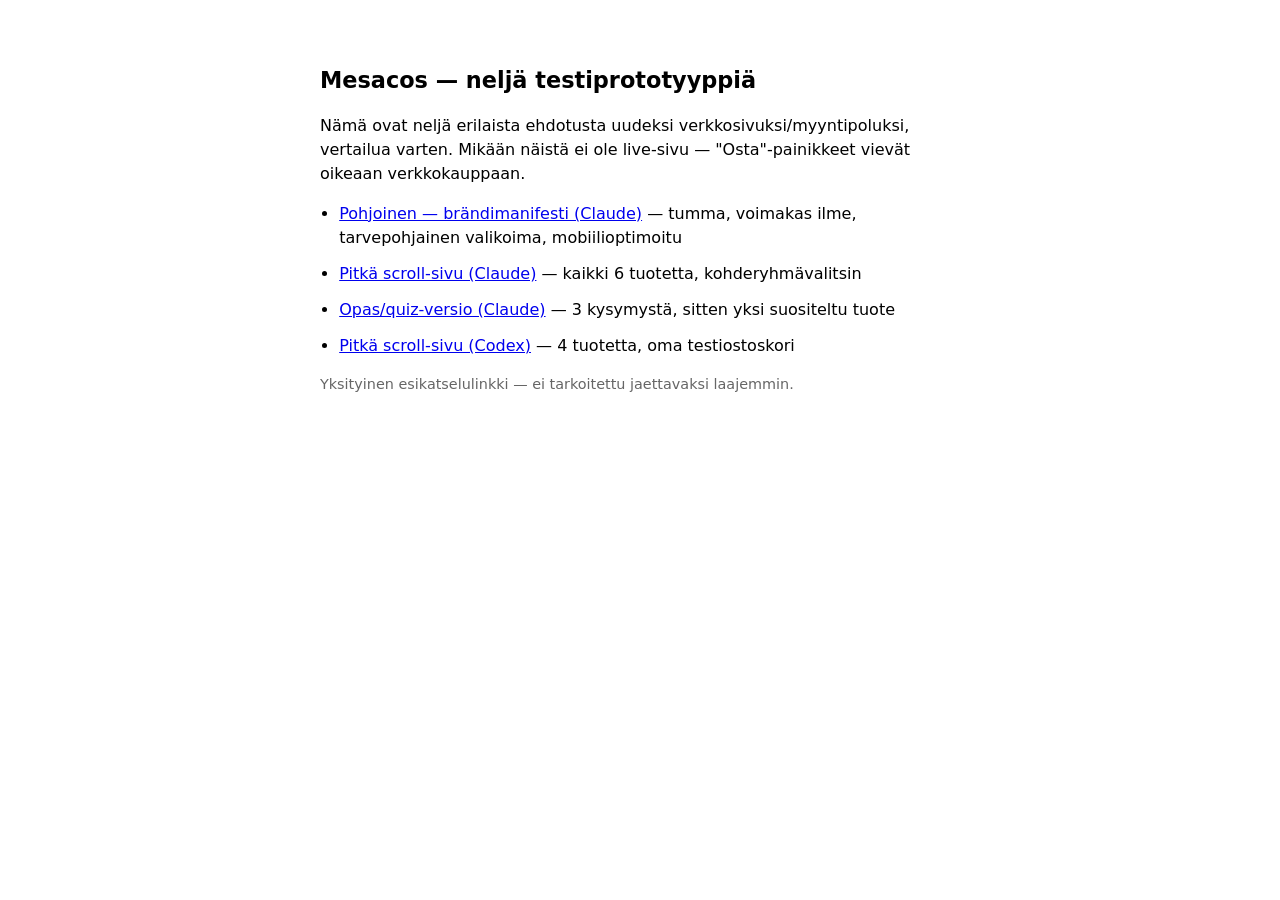
<file: index.html>
<!doctype html>
<html lang="fi">
  <head>
    <meta charset="utf-8" />
    <meta name="viewport" content="width=device-width, initial-scale=1" />
    <title>Mesacos — testisivut</title>
    <style>
      body { font-family: system-ui, sans-serif; max-width: 40rem; margin: 4rem auto; padding: 0 1.5rem; line-height: 1.5; }
      h1 { font-size: 1.4rem; }
      ul { padding-left: 1.2rem; }
      li { margin-bottom: 0.75rem; }
      p.note { color: #666; font-size: 0.9rem; }
    </style>
  </head>
  <body>
    <h1>Mesacos — neljä testiprototyyppiä</h1>
    <p>Nämä ovat neljä erilaista ehdotusta uudeksi verkkosivuksi/myyntipoluksi, vertailua varten. Mikään näistä ei ole live-sivu — "Osta"-painikkeet vievät oikeaan verkkokauppaan.</p>
    <ul>
      <li><a href="./mesacos-funnel-pohjoinen/">Pohjoinen — brändimanifesti (Claude)</a> — tumma, voimakas ilme, tarvepohjainen valikoima, mobiilioptimoitu</li>
      <li><a href="./mesacos-funnel-claude/">Pitkä scroll-sivu (Claude)</a> — kaikki 6 tuotetta, kohderyhmävalitsin</li>
      <li><a href="./mesacos-funnel-opas/">Opas/quiz-versio (Claude)</a> — 3 kysymystä, sitten yksi suositeltu tuote</li>
      <li><a href="./mesacos-funnel-test/">Pitkä scroll-sivu (Codex)</a> — 4 tuotetta, oma testiostoskori</li>
    </ul>
    <p class="note">Yksityinen esikatselulinkki — ei tarkoitettu jaettavaksi laajemmin.</p>
  </body>
</html>
</file>
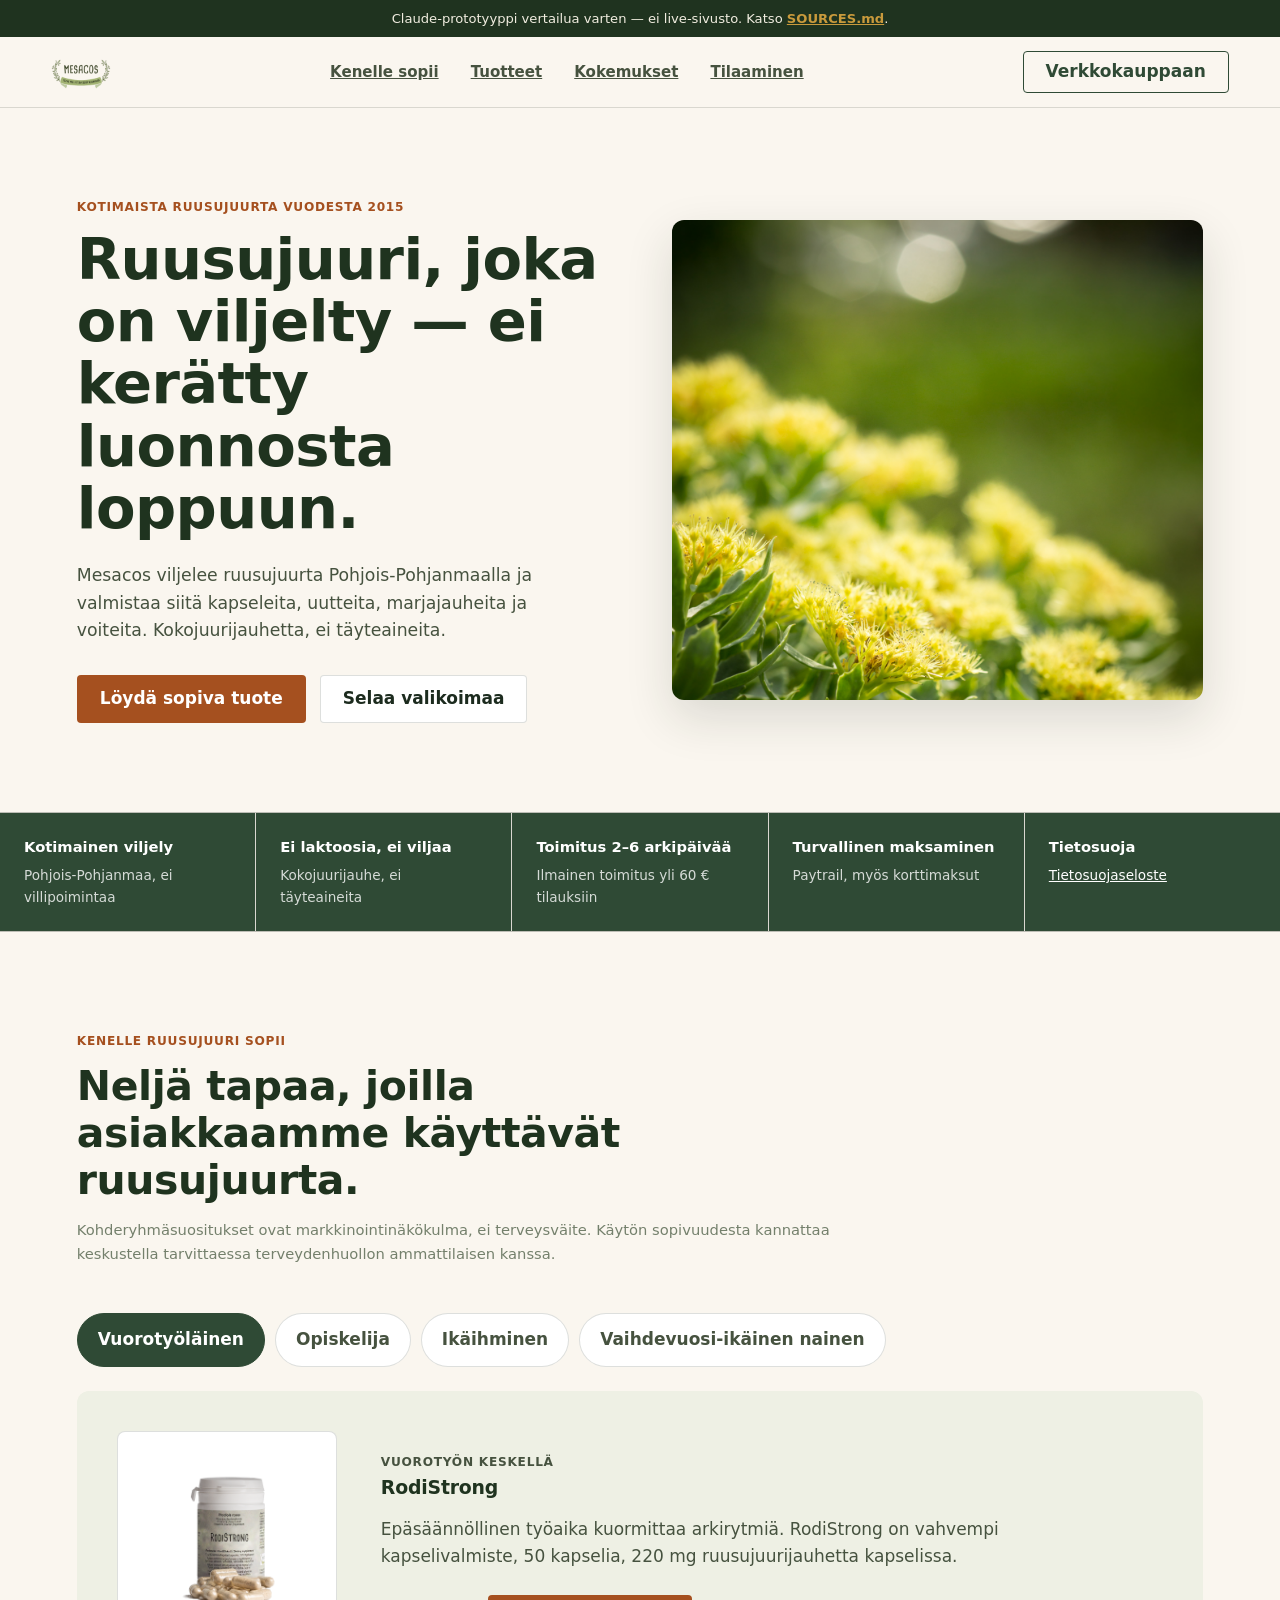
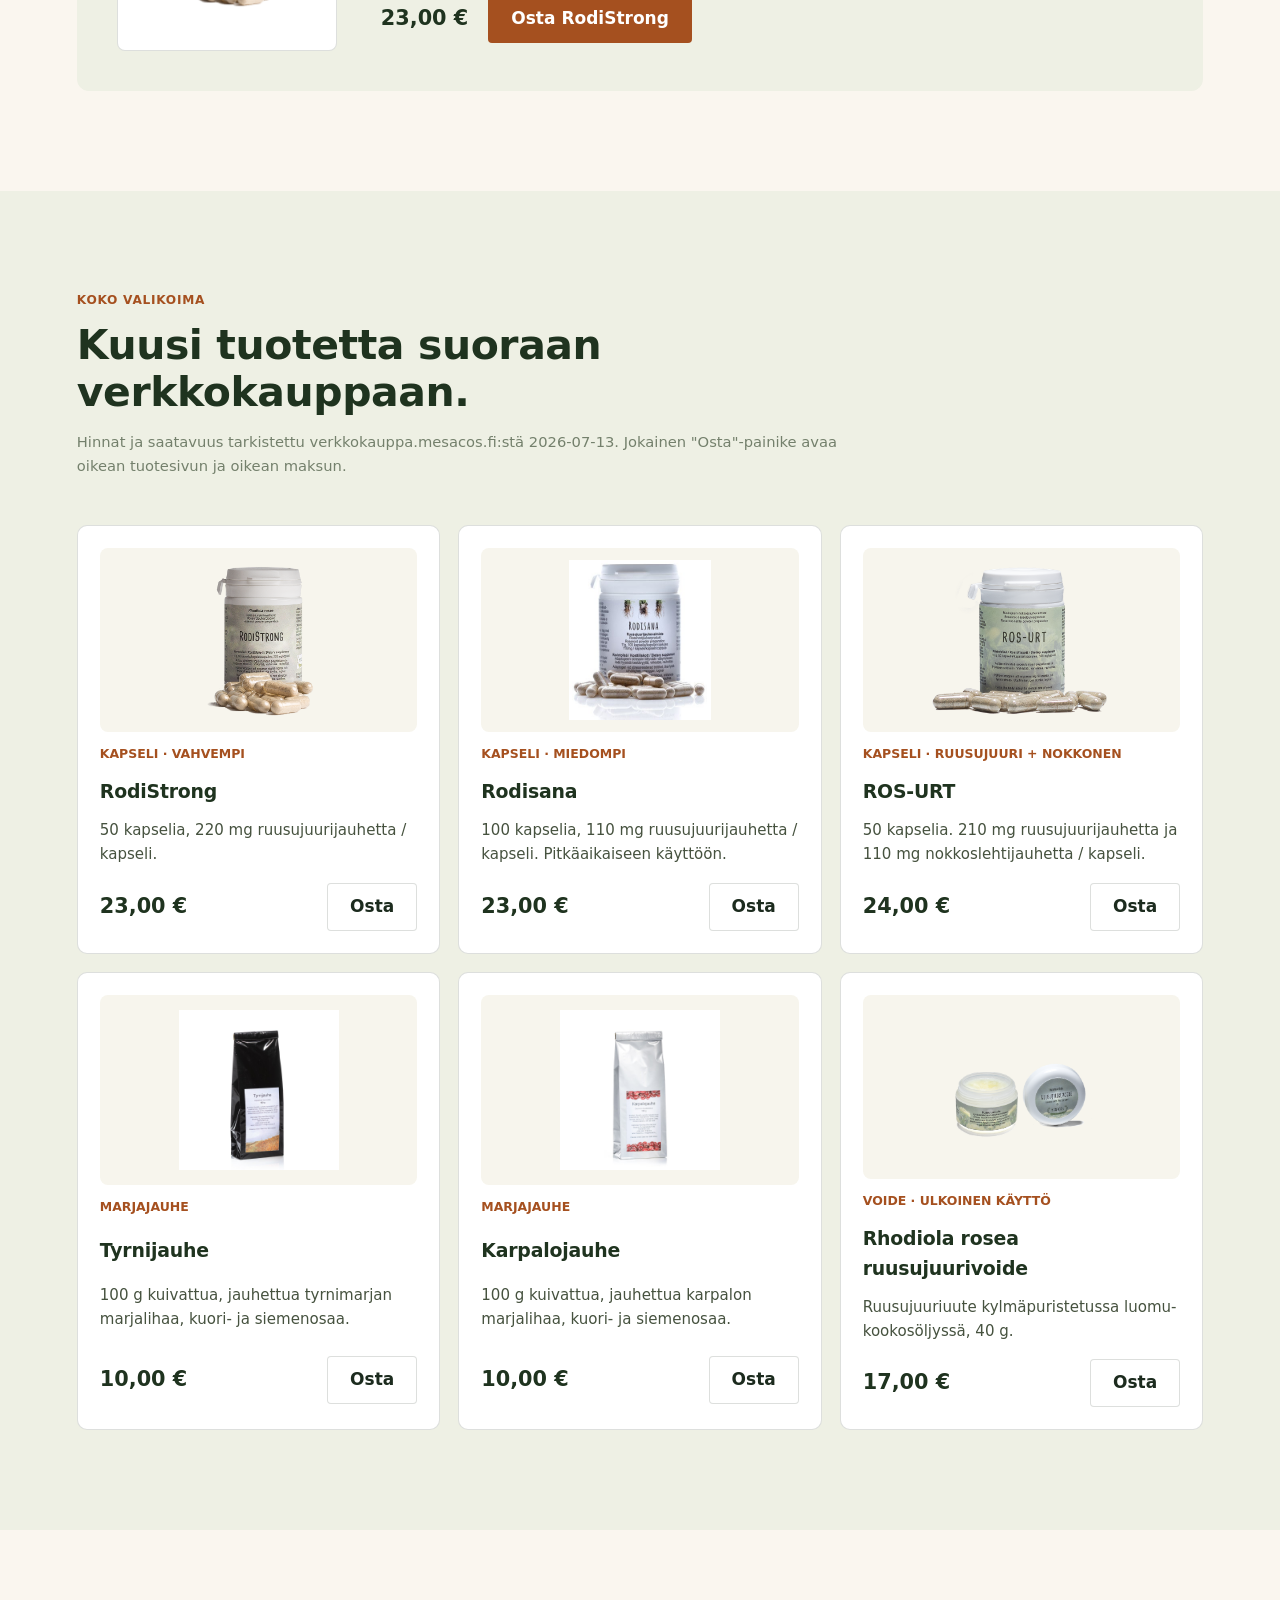
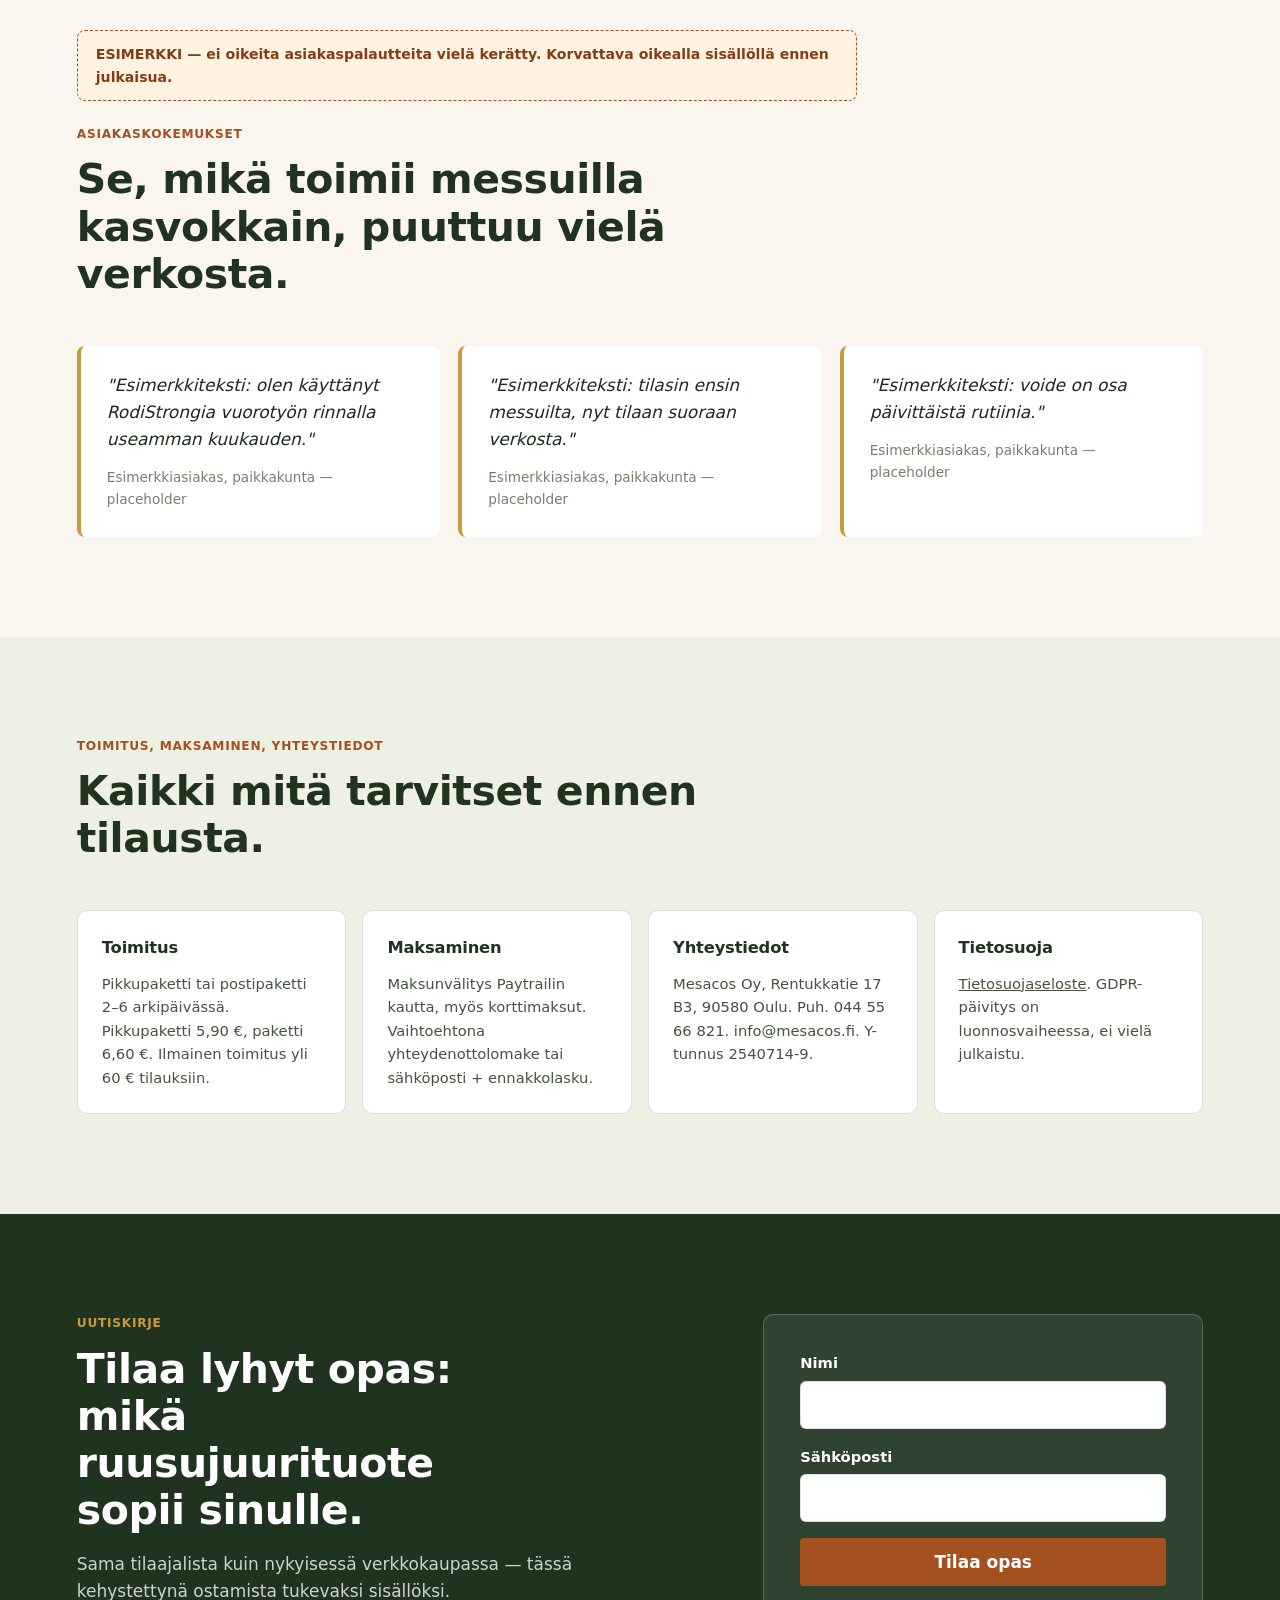
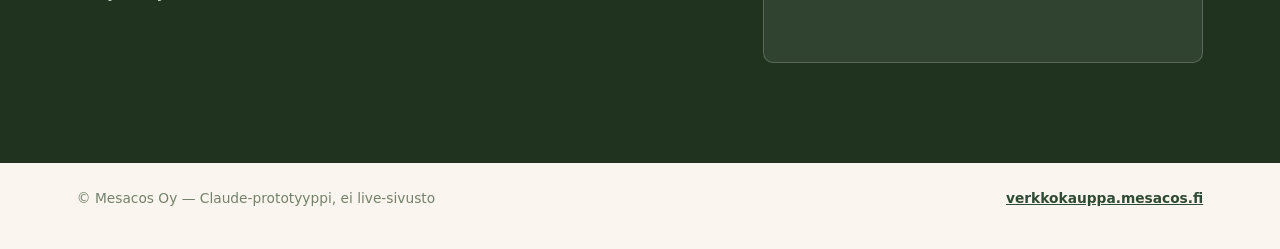
<file: mesacos-funnel-claude/index.html>
<!doctype html>
<html lang="fi">
  <head>
    <meta charset="utf-8" />
    <meta name="viewport" content="width=device-width, initial-scale=1" />
    <title>Mesacos — ruusujuurta arkeen (Claude-prototyyppi)</title>
    <link rel="stylesheet" href="./styles.css" />
  </head>
  <body>
    <div class="build-flag" role="note">
      Claude-prototyyppi vertailua varten — ei live-sivusto. Katso <a href="./SOURCES.md">SOURCES.md</a>.
    </div>

    <header class="topbar">
      <a class="brand" href="#top">
        <img src="./assets/mesacos-logo-transparent.png" alt="Mesacos Oy — Ruusujuurimaailma" />
      </a>
      <nav class="nav" aria-label="Päänavigaatio">
        <a href="#kenelle">Kenelle sopii</a>
        <a href="#tuotteet">Tuotteet</a>
        <a href="#kokemukset">Kokemukset</a>
        <a href="#tilaa">Tilaaminen</a>
      </nav>
      <a class="button ghost" href="https://verkkokauppa.mesacos.fi/" target="_blank" rel="noopener">Verkkokauppaan</a>
    </header>

    <main id="top">
      <section class="hero">
        <div class="hero-copy">
          <p class="eyebrow">Kotimaista ruusujuurta vuodesta 2015</p>
          <h1>Ruusujuuri, joka on viljelty — ei kerätty luonnosta loppuun.</h1>
          <p class="lede">
            Mesacos viljelee ruusujuurta Pohjois-Pohjanmaalla ja valmistaa siitä kapseleita, uutteita, marjajauheita ja voiteita. Kokojuurijauhetta, ei täyteaineita.
          </p>
          <div class="hero-actions">
            <a class="button primary" href="#kenelle">Löydä sopiva tuote</a>
            <a class="button secondary" href="#tuotteet">Selaa valikoimaa</a>
          </div>
        </div>
        <figure class="hero-figure">
          <img src="./assets/mesacos-hero-original.jpg" alt="Ruusujuurta viljelyllä Pohjois-Pohjanmaalla" />
        </figure>
      </section>

      <section class="trust-strip" aria-label="Luottamustiedot">
        <div>
          <strong>Kotimainen viljely</strong>
          <span>Pohjois-Pohjanmaa, ei villipoimintaa</span>
        </div>
        <div>
          <strong>Ei laktoosia, ei viljaa</strong>
          <span>Kokojuurijauhe, ei täyteaineita</span>
        </div>
        <div>
          <strong>Toimitus 2–6 arkipäivää</strong>
          <span>Ilmainen toimitus yli 60 € tilauksiin</span>
        </div>
        <div>
          <strong>Turvallinen maksaminen</strong>
          <span>Paytrail, myös korttimaksut</span>
        </div>
        <div>
          <strong>Tietosuoja</strong>
          <span><a href="https://verkkokauppa.mesacos.fi/privacy" target="_blank" rel="noopener">Tietosuojaseloste</a></span>
        </div>
      </section>

      <section class="section" id="kenelle" aria-labelledby="kenelle-title">
        <div class="section-heading">
          <p class="eyebrow">Kenelle ruusujuuri sopii</p>
          <h2 id="kenelle-title">Neljä tapaa, joilla asiakkaamme käyttävät ruusujuurta.</h2>
          <p class="section-note">
            Kohderyhmäsuositukset ovat markkinointinäkökulma, ei terveysväite. Käytön sopivuudesta kannattaa keskustella tarvittaessa terveydenhuollon ammattilaisen kanssa.
          </p>
        </div>

        <div class="segment-tabs" role="tablist">
          <button class="segment-tab is-active" type="button" data-segment="shift" role="tab" aria-selected="true">Vuorotyöläinen</button>
          <button class="segment-tab" type="button" data-segment="student" role="tab" aria-selected="false">Opiskelija</button>
          <button class="segment-tab" type="button" data-segment="senior" role="tab" aria-selected="false">Ikäihminen</button>
          <button class="segment-tab" type="button" data-segment="women" role="tab" aria-selected="false">Vaihdevuosi-ikäinen nainen</button>
        </div>

        <article class="segment-panel" aria-live="polite">
          <img data-segment-image src="./assets/product-rodistrong.png" alt="" />
          <div class="segment-panel-copy">
            <p class="eyebrow" data-segment-eyebrow>Vuorotyön keskellä</p>
            <h3 data-segment-title>RodiStrong</h3>
            <p data-segment-body>
              Epäsäännöllinen työaika kuormittaa arkirytmiä. RodiStrong on vahvempi kapselivalmiste, 50 kapselia, 220 mg ruusujuurijauhetta kapselissa.
            </p>
            <div class="segment-panel-actions">
              <span class="price" data-segment-price>23,00 €</span>
              <a class="button primary" data-segment-link href="https://verkkokauppa.mesacos.fi/product/4/rodistrong" target="_blank" rel="noopener">Osta RodiStrong</a>
            </div>
          </div>
        </article>
      </section>

      <section class="section products" id="tuotteet" aria-labelledby="tuotteet-title">
        <div class="section-heading">
          <p class="eyebrow">Koko valikoima</p>
          <h2 id="tuotteet-title">Kuusi tuotetta suoraan verkkokauppaan.</h2>
          <p class="section-note">Hinnat ja saatavuus tarkistettu verkkokauppa.mesacos.fi:stä 2026-07-13. Jokainen "Osta"-painike avaa oikean tuotesivun ja oikean maksun.</p>
        </div>
        <div class="product-grid">
          <article class="product-card">
            <figure><img src="./assets/product-rodistrong.png" alt="RodiStrong-tuotepakkaus" /></figure>
            <div class="product-meta">Kapseli · vahvempi</div>
            <h3>RodiStrong</h3>
            <p>50 kapselia, 220 mg ruusujuurijauhetta / kapseli.</p>
            <div class="product-foot">
              <span class="price">23,00 €</span>
              <a class="button secondary" href="https://verkkokauppa.mesacos.fi/product/4/rodistrong" target="_blank" rel="noopener">Osta</a>
            </div>
          </article>
          <article class="product-card">
            <figure><img src="./assets/product-rodisana.jpg" alt="Rodisana-tuotepakkaus" /></figure>
            <div class="product-meta">Kapseli · miedompi</div>
            <h3>Rodisana</h3>
            <p>100 kapselia, 110 mg ruusujuurijauhetta / kapseli. Pitkäaikaiseen käyttöön.</p>
            <div class="product-foot">
              <span class="price">23,00 €</span>
              <a class="button secondary" href="https://verkkokauppa.mesacos.fi/product/1/rodisana" target="_blank" rel="noopener">Osta</a>
            </div>
          </article>
          <article class="product-card">
            <figure><img src="./assets/product-ros-urt.png" alt="ROS-URT-tuotepakkaus" /></figure>
            <div class="product-meta">Kapseli · ruusujuuri + nokkonen</div>
            <h3>ROS-URT</h3>
            <p>50 kapselia. 210 mg ruusujuurijauhetta ja 110 mg nokkoslehtijauhetta / kapseli.</p>
            <div class="product-foot">
              <span class="price">24,00 €</span>
              <a class="button secondary" href="https://verkkokauppa.mesacos.fi/product/9/ros-urt" target="_blank" rel="noopener">Osta</a>
            </div>
          </article>
          <article class="product-card">
            <figure><img src="./assets/product-tyrnijauhe.jpg" alt="Tyrnijauhe-tuotepakkaus" /></figure>
            <div class="product-meta">Marjajauhe</div>
            <h3>Tyrnijauhe</h3>
            <p>100 g kuivattua, jauhettua tyrnimarjan marjalihaa, kuori- ja siemenosaa.</p>
            <div class="product-foot">
              <span class="price">10,00 €</span>
              <a class="button secondary" href="https://verkkokauppa.mesacos.fi/product/12/tyrnijauhe" target="_blank" rel="noopener">Osta</a>
            </div>
          </article>
          <article class="product-card">
            <figure><img src="./assets/product-karpalojauhe.jpg" alt="Karpalojauhe-tuotepakkaus" /></figure>
            <div class="product-meta">Marjajauhe</div>
            <h3>Karpalojauhe</h3>
            <p>100 g kuivattua, jauhettua karpalon marjalihaa, kuori- ja siemenosaa.</p>
            <div class="product-foot">
              <span class="price">10,00 €</span>
              <a class="button secondary" href="https://verkkokauppa.mesacos.fi/product/15/karpalojauhe" target="_blank" rel="noopener">Osta</a>
            </div>
          </article>
          <article class="product-card">
            <figure><img src="./assets/product-ruusujuurivoide.png" alt="Rhodiola rosea ruusujuurivoide" /></figure>
            <div class="product-meta">Voide · ulkoinen käyttö</div>
            <h3>Rhodiola rosea ruusujuurivoide</h3>
            <p>Ruusujuuriuute kylmäpuristetussa luomu-kookosöljyssä, 40 g.</p>
            <div class="product-foot">
              <span class="price">17,00 €</span>
              <a class="button secondary" href="https://verkkokauppa.mesacos.fi/product/8/rhodiola-rosea-ruusujuurivoide" target="_blank" rel="noopener">Osta</a>
            </div>
          </article>
        </div>
      </section>

      <section class="section testimonials" id="kokemukset" aria-labelledby="kokemukset-title">
        <div class="placeholder-flag">
          ESIMERKKI — ei oikeita asiakaspalautteita vielä kerätty. Korvattava oikealla sisällöllä ennen julkaisua.
        </div>
        <div class="section-heading">
          <p class="eyebrow">Asiakaskokemukset</p>
          <h2 id="kokemukset-title">Se, mikä toimii messuilla kasvokkain, puuttuu vielä verkosta.</h2>
        </div>
        <div class="testimonial-grid">
          <blockquote>
            <p>"Esimerkkiteksti: olen käyttänyt RodiStrongia vuorotyön rinnalla useamman kuukauden."</p>
            <cite>Esimerkkiasiakas, paikkakunta — placeholder</cite>
          </blockquote>
          <blockquote>
            <p>"Esimerkkiteksti: tilasin ensin messuilta, nyt tilaan suoraan verkosta."</p>
            <cite>Esimerkkiasiakas, paikkakunta — placeholder</cite>
          </blockquote>
          <blockquote>
            <p>"Esimerkkiteksti: voide on osa päivittäistä rutiinia."</p>
            <cite>Esimerkkiasiakas, paikkakunta — placeholder</cite>
          </blockquote>
        </div>
      </section>

      <section class="section proof" id="tilaa" aria-labelledby="proof-title">
        <div class="section-heading compact">
          <p class="eyebrow">Toimitus, maksaminen, yhteystiedot</p>
          <h2 id="proof-title">Kaikki mitä tarvitset ennen tilausta.</h2>
        </div>
        <div class="proof-grid">
          <article class="info-box">
            <h3>Toimitus</h3>
            <p>Pikkupaketti tai postipaketti 2–6 arkipäivässä. Pikkupaketti 5,90 €, paketti 6,60 €. Ilmainen toimitus yli 60 € tilauksiin.</p>
          </article>
          <article class="info-box">
            <h3>Maksaminen</h3>
            <p>Maksunvälitys Paytrailin kautta, myös korttimaksut. Vaihtoehtona yhteydenottolomake tai sähköposti + ennakkolasku.</p>
          </article>
          <article class="info-box">
            <h3>Yhteystiedot</h3>
            <p>Mesacos Oy, Rentukkatie 17 B3, 90580 Oulu. Puh. 044 55 66 821. info@mesacos.fi. Y-tunnus 2540714-9.</p>
          </article>
          <article class="info-box">
            <h3>Tietosuoja</h3>
            <p><a href="https://verkkokauppa.mesacos.fi/privacy" target="_blank" rel="noopener">Tietosuojaseloste</a>. GDPR-päivitys on luonnosvaiheessa, ei vielä julkaistu.</p>
          </article>
        </div>
      </section>

      <section class="section lead">
        <div class="lead-copy">
          <p class="eyebrow">Uutiskirje</p>
          <h2>Tilaa lyhyt opas: mikä ruusujuurituote sopii sinulle.</h2>
          <p>Sama tilaajalista kuin nykyisessä verkkokaupassa — tässä kehystettynä ostamista tukevaksi sisällöksi.</p>
        </div>
        <form class="lead-form" data-lead-form>
          <label>
            Nimi
            <input name="name" autocomplete="name" required />
          </label>
          <label>
            Sähköposti
            <input name="email" type="email" autocomplete="email" required />
          </label>
          <button class="button primary wide" type="submit">Tilaa opas</button>
          <p class="form-message" data-form-message></p>
        </form>
      </section>
    </main>

    <footer class="footer">
      <span>© Mesacos Oy — Claude-prototyyppi, ei live-sivusto</span>
      <a href="https://verkkokauppa.mesacos.fi/" target="_blank" rel="noopener">verkkokauppa.mesacos.fi</a>
    </footer>

    <script src="./script.js"></script>
  </body>
</html>
</file>
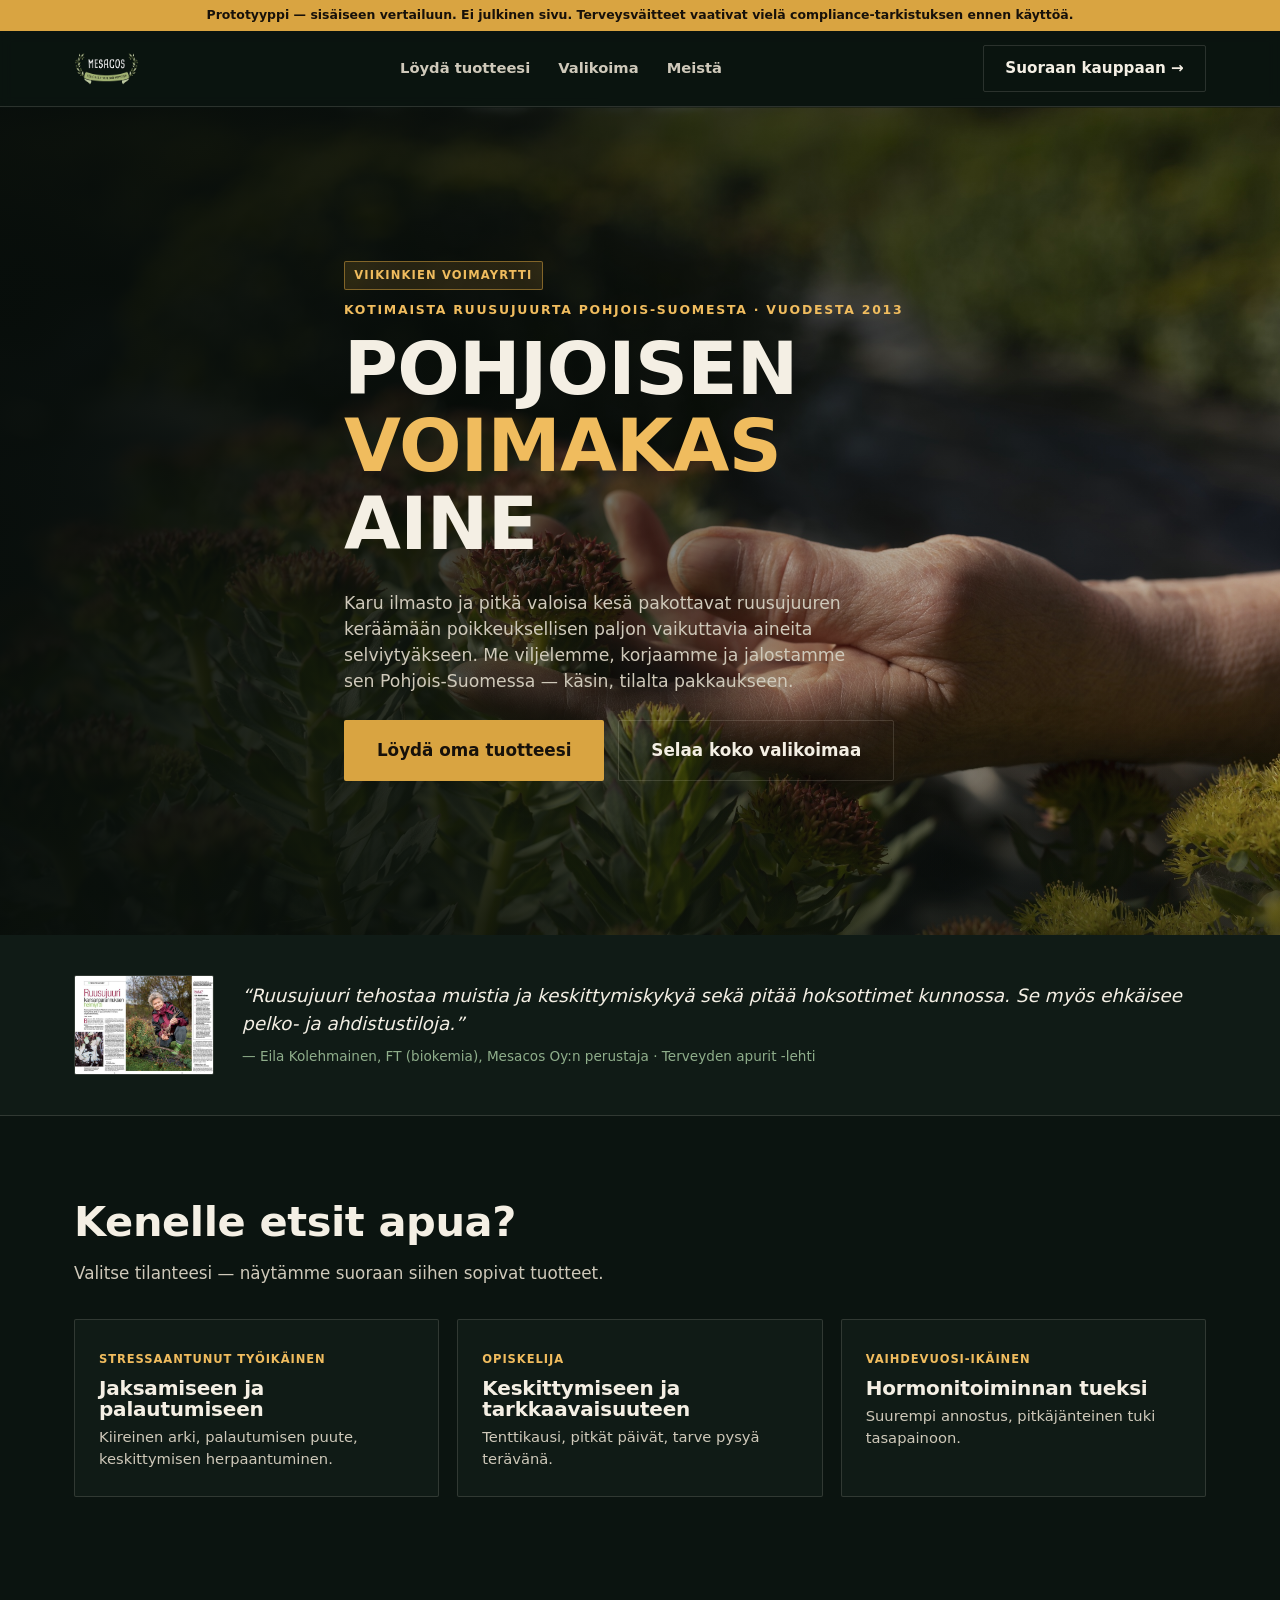
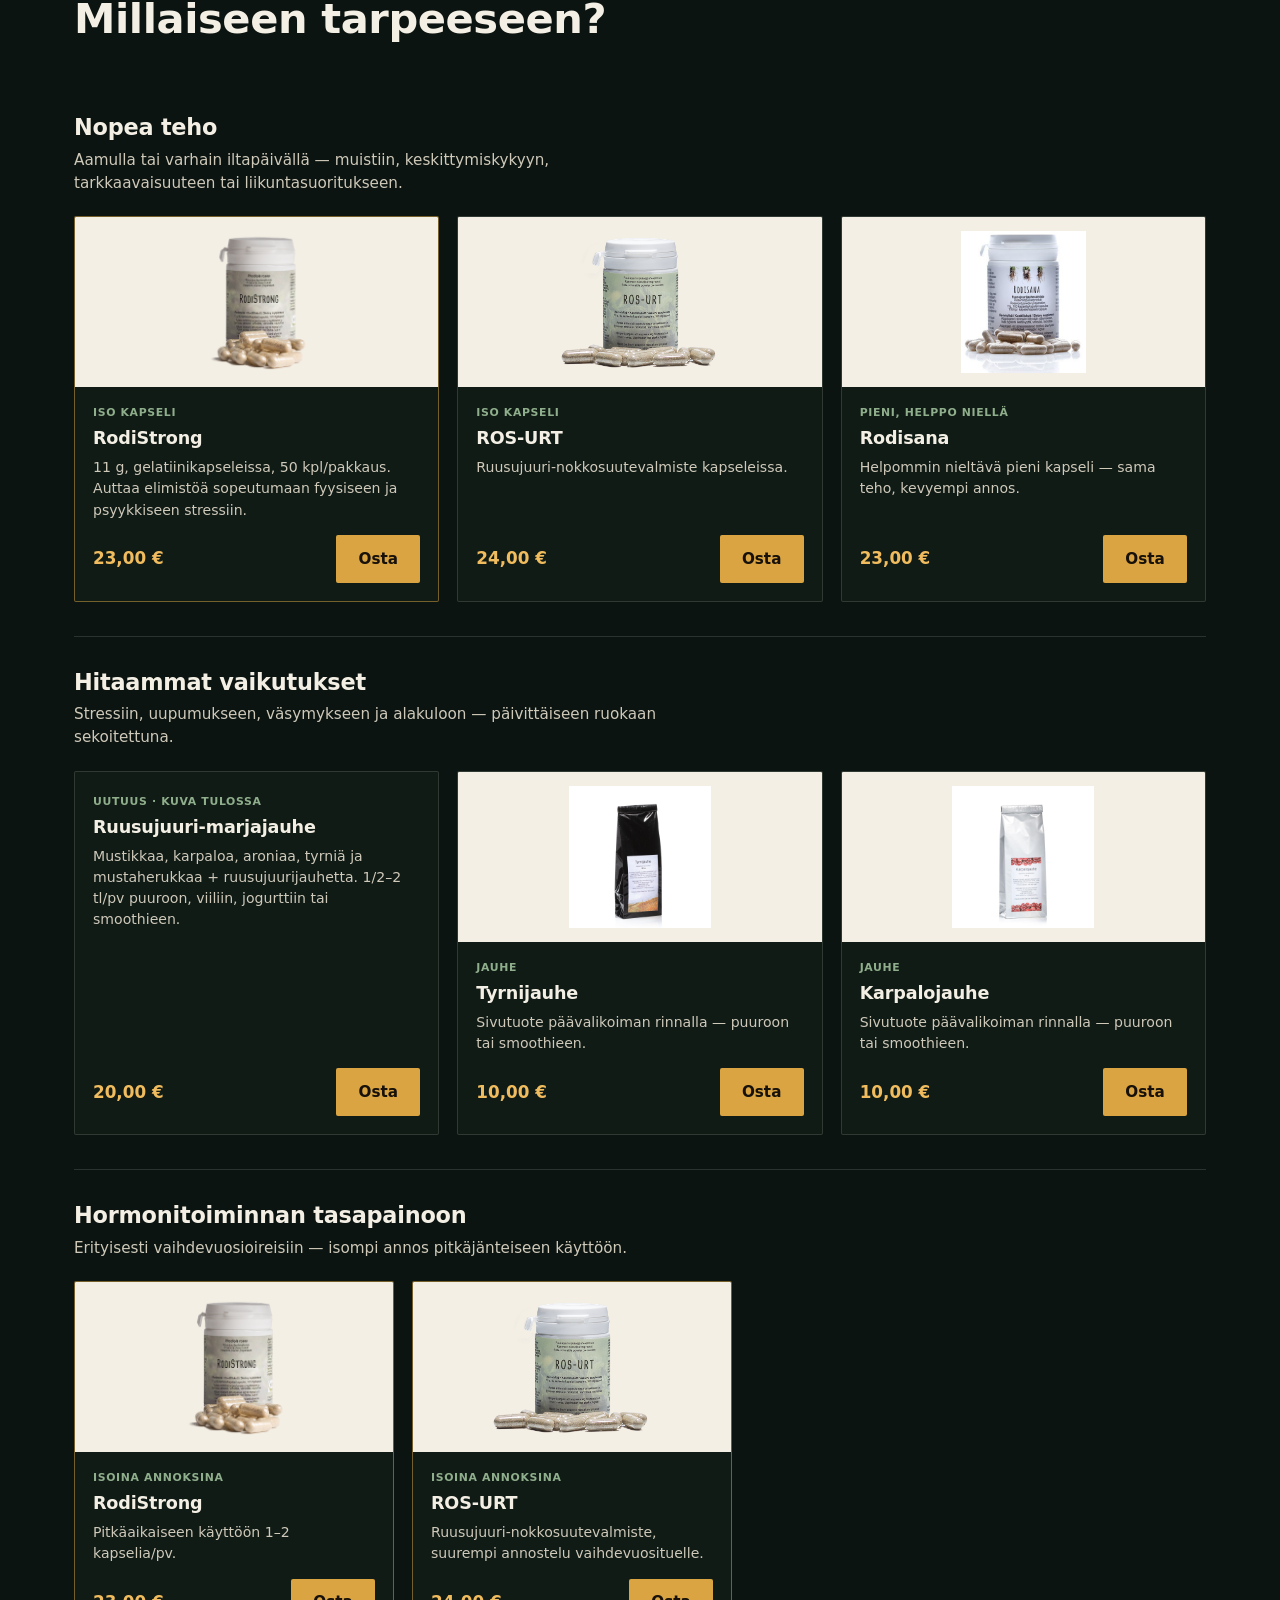
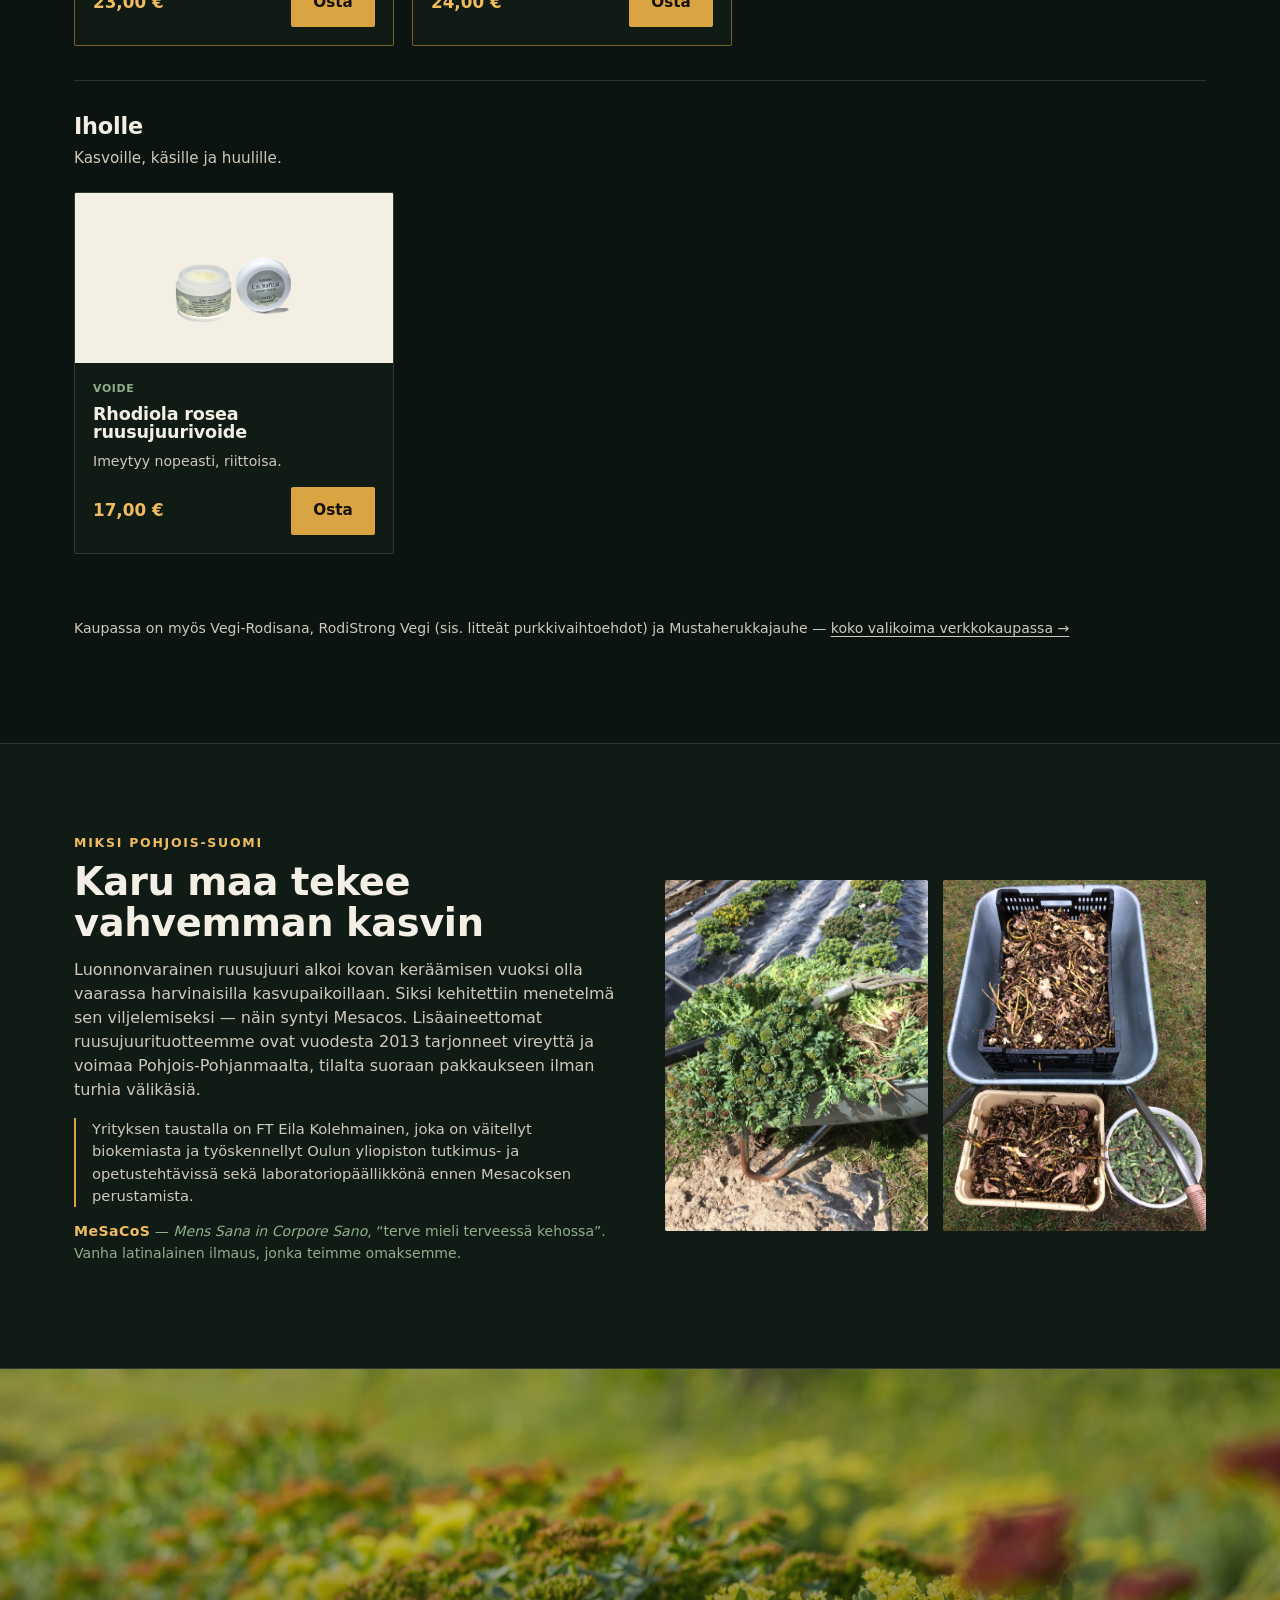
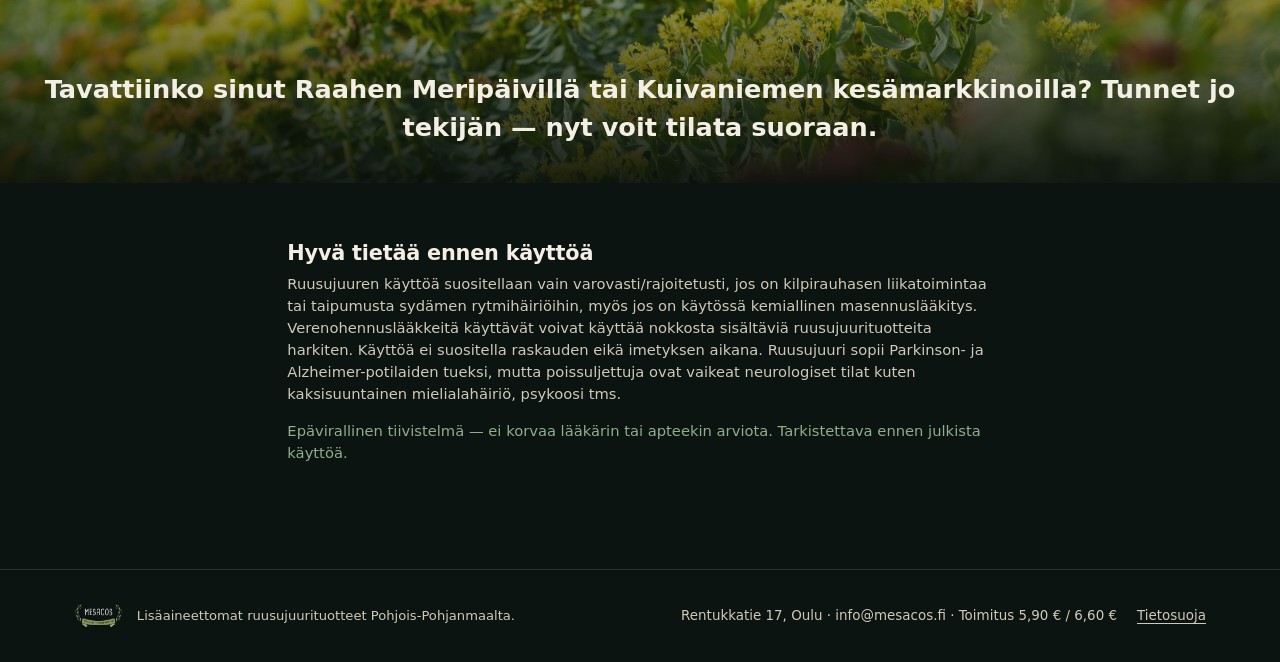
<file: mesacos-funnel-pohjoinen/index.html>
<!doctype html>
<html lang="fi">
  <head>
    <meta charset="UTF-8" />
    <meta name="viewport" content="width=device-width, initial-scale=1.0" />
    <title>Mesacos — Pohjoisen voimakas ruusujuuri</title>
    <meta name="description" content="Lisäaineettomat ruusujuurituotteet Pohjois-Pohjanmaalta, vuodesta 2013. Tehokas aine, todellinen vaikutus." />
    <link rel="stylesheet" href="./styles.css" />
  </head>
  <body>
    <div class="proto-banner">
      Prototyyppi — sisäiseen vertailuun. Ei julkinen sivu. Terveysväitteet vaativat vielä compliance-tarkistuksen ennen käyttöä.
    </div>

    <header class="site-header">
      <div class="wrap header-inner">
        <a class="brand" href="#top">
          <img src="./assets/mesacos-logo-white.png" alt="Mesacos" />
        </a>
        <nav class="site-nav">
          <a href="#tarve">Löydä tuotteesi</a>
          <a href="#valikoima">Valikoima</a>
          <a href="#pohjoinen">Meistä</a>
        </nav>
        <a class="button ghost" href="https://verkkokauppa.mesacos.fi/" target="_blank" rel="noopener">Suoraan kauppaan →</a>
      </div>
    </header>

    <main id="top">
      <!-- HERO -->
      <section class="hero">
        <img class="hero-bg" src="./assets/hero-hand-flower.jpg" alt="Käsi koskettaa kukkivaa ruusujuurikasvia pellolla" />
        <div class="hero-scrim"></div>
        <div class="wrap hero-content">
          <span class="hero-badge">Viikinkien voimayrtti</span>
          <p class="eyebrow">Kotimaista ruusujuurta Pohjois-Suomesta · vuodesta 2013</p>
          <h1>POHJOISEN<br /><span class="accent">VOIMAKAS</span> AINE</h1>
          <p class="hero-lede">
            Karu ilmasto ja pitkä valoisa kesä pakottavat ruusujuuren keräämään poikkeuksellisen
            paljon vaikuttavia aineita selviytyäkseen. Me viljelemme, korjaamme ja jalostamme sen
            Pohjois-Suomessa — käsin, tilalta pakkaukseen.
          </p>
          <div class="hero-actions">
            <a class="button primary large" href="#tarve">Löydä oma tuotteesi</a>
            <a class="button ghost large" href="#valikoima">Selaa koko valikoimaa</a>
          </div>
        </div>
      </section>

      <!-- PRESS / TRUST STRIP -->
      <section class="press-strip">
        <div class="wrap press-inner">
          <img class="press-thumb" src="./assets/press-feature.jpg" alt="Terveyden apurit -lehden juttu ruusujuuresta, Eila Kolehmainen" />
          <div class="press-quote">
            <p>&ldquo;Ruusujuuri tehostaa muistia ja keskittymiskykyä sekä pitää hoksottimet kunnossa. Se myös ehkäisee pelko- ja ahdistustiloja.&rdquo;</p>
            <cite>— Eila Kolehmainen, FT (biokemia), Mesacos Oy:n perustaja · Terveyden apurit -lehti</cite>
          </div>
        </div>
      </section>

      <!-- TARVEPOHJAINEN PIKAVALINTA -->
      <section id="tarve" class="need-picker">
        <div class="wrap">
          <h2>Kenelle etsit apua?</h2>
          <p class="section-lede">Valitse tilanteesi — näytämme suoraan siihen sopivat tuotteet.</p>
          <div class="need-cards">
            <a class="need-card" href="#nopea-teho" data-segment="stressed">
              <span class="need-card-tag">Stressaantunut työikäinen</span>
              <h3>Jaksamiseen ja palautumiseen</h3>
              <p>Kiireinen arki, palautumisen puute, keskittymisen herpaantuminen.</p>
            </a>
            <a class="need-card" href="#nopea-teho" data-segment="student">
              <span class="need-card-tag">Opiskelija</span>
              <h3>Keskittymiseen ja tarkkaavaisuuteen</h3>
              <p>Tenttikausi, pitkät päivät, tarve pysyä terävänä.</p>
            </a>
            <a class="need-card" href="#hormonit" data-segment="menopause">
              <span class="need-card-tag">Vaihdevuosi-ikäinen</span>
              <h3>Hormonitoiminnan tueksi</h3>
              <p>Suurempi annostus, pitkäjänteinen tuki tasapainoon.</p>
            </a>
          </div>
        </div>
      </section>

      <!-- TUOTEVALIKOIMA TARVEPERUSTEISESTI -->
      <section id="valikoima" class="catalog">
        <div class="wrap">
          <h2>Millaiseen tarpeeseen?</h2>

          <div class="need-group" id="nopea-teho">
            <div class="need-group-head">
              <h3>Nopea teho</h3>
              <p>Aamulla tai varhain iltapäivällä — muistiin, keskittymiskykyyn, tarkkaavaisuuteen tai liikuntasuoritukseen.</p>
            </div>
            <div class="product-grid">
              <article class="product-card featured">
                <img src="./assets/product-rodistrong.png" alt="RodiStrong" />
                <div class="product-card-body">
                  <span class="product-tag">Iso kapseli</span>
                  <h4>RodiStrong</h4>
                  <p>11 g, gelatiinikapseleissa, 50 kpl/pakkaus. Auttaa elimistöä sopeutumaan fyysiseen ja psyykkiseen stressiin.</p>
                  <div class="product-foot">
                    <span class="price">23,00 €</span>
                    <a class="button primary" href="https://verkkokauppa.mesacos.fi/product/4/rodistrong" target="_blank" rel="noopener">Osta</a>
                  </div>
                </div>
              </article>
              <article class="product-card">
                <img src="./assets/product-ros-urt.png" alt="ROS-URT" />
                <div class="product-card-body">
                  <span class="product-tag">Iso kapseli</span>
                  <h4>ROS-URT</h4>
                  <p>Ruusujuuri-nokkosuutevalmiste kapseleissa.</p>
                  <div class="product-foot">
                    <span class="price">24,00 €</span>
                    <a class="button primary" href="https://verkkokauppa.mesacos.fi/product/9/ros-urt" target="_blank" rel="noopener">Osta</a>
                  </div>
                </div>
              </article>
              <article class="product-card">
                <img src="./assets/product-rodisana.jpg" alt="Rodisana" />
                <div class="product-card-body">
                  <span class="product-tag">Pieni, helppo niellä</span>
                  <h4>Rodisana</h4>
                  <p>Helpommin nieltävä pieni kapseli — sama teho, kevyempi annos.</p>
                  <div class="product-foot">
                    <span class="price">23,00 €</span>
                    <a class="button primary" href="https://verkkokauppa.mesacos.fi/product/1/rodisana" target="_blank" rel="noopener">Osta</a>
                  </div>
                </div>
              </article>
            </div>
          </div>

          <div class="need-group alt">
            <div class="need-group-head">
              <h3>Hitaammat vaikutukset</h3>
              <p>Stressiin, uupumukseen, väsymykseen ja alakuloon — päivittäiseen ruokaan sekoitettuna.</p>
            </div>
            <div class="product-grid">
              <article class="product-card">
                <div class="product-card-body no-image">
                  <span class="product-tag">Uutuus · kuva tulossa</span>
                  <h4>Ruusujuuri-marjajauhe</h4>
                  <p>Mustikkaa, karpaloa, aroniaa, tyrniä ja mustaherukkaa + ruusujuurijauhetta. 1/2–2 tl/pv puuroon, viiliin, jogurttiin tai smoothieen.</p>
                  <div class="product-foot">
                    <span class="price">20,00 €</span>
                    <a class="button primary" href="https://verkkokauppa.mesacos.fi/product/17/ruusujuuri-marjajauhe" target="_blank" rel="noopener">Osta</a>
                  </div>
                </div>
              </article>
              <article class="product-card">
                <img src="./assets/product-tyrnijauhe.jpg" alt="Tyrnijauhe" />
                <div class="product-card-body">
                  <span class="product-tag">Jauhe</span>
                  <h4>Tyrnijauhe</h4>
                  <p>Sivutuote päävalikoiman rinnalla — puuroon tai smoothieen.</p>
                  <div class="product-foot">
                    <span class="price">10,00 €</span>
                    <a class="button primary" href="https://verkkokauppa.mesacos.fi/product/12/tyrnijauhe" target="_blank" rel="noopener">Osta</a>
                  </div>
                </div>
              </article>
              <article class="product-card">
                <img src="./assets/product-karpalojauhe.jpg" alt="Karpalojauhe" />
                <div class="product-card-body">
                  <span class="product-tag">Jauhe</span>
                  <h4>Karpalojauhe</h4>
                  <p>Sivutuote päävalikoiman rinnalla — puuroon tai smoothieen.</p>
                  <div class="product-foot">
                    <span class="price">10,00 €</span>
                    <a class="button primary" href="https://verkkokauppa.mesacos.fi/product/15/karpalojauhe" target="_blank" rel="noopener">Osta</a>
                  </div>
                </div>
              </article>
            </div>
          </div>

          <div class="need-group" id="hormonit">
            <div class="need-group-head">
              <h3>Hormonitoiminnan tasapainoon</h3>
              <p>Erityisesti vaihdevuosioireisiin — isompi annos pitkäjänteiseen käyttöön.</p>
            </div>
            <div class="product-grid narrow">
              <article class="product-card featured">
                <img src="./assets/product-rodistrong.png" alt="RodiStrong" />
                <div class="product-card-body">
                  <span class="product-tag">Isoina annoksina</span>
                  <h4>RodiStrong</h4>
                  <p>Pitkäaikaiseen käyttöön 1–2 kapselia/pv.</p>
                  <div class="product-foot">
                    <span class="price">23,00 €</span>
                    <a class="button primary" href="https://verkkokauppa.mesacos.fi/product/4/rodistrong" target="_blank" rel="noopener">Osta</a>
                  </div>
                </div>
              </article>
              <article class="product-card featured">
                <img src="./assets/product-ros-urt.png" alt="ROS-URT" />
                <div class="product-card-body">
                  <span class="product-tag">Isoina annoksina</span>
                  <h4>ROS-URT</h4>
                  <p>Ruusujuuri-nokkosuutevalmiste, suurempi annostelu vaihdevuosituelle.</p>
                  <div class="product-foot">
                    <span class="price">24,00 €</span>
                    <a class="button primary" href="https://verkkokauppa.mesacos.fi/product/9/ros-urt" target="_blank" rel="noopener">Osta</a>
                  </div>
                </div>
              </article>
            </div>
          </div>

          <div class="need-group alt">
            <div class="need-group-head">
              <h3>Iholle</h3>
              <p>Kasvoille, käsille ja huulille.</p>
            </div>
            <div class="product-grid narrow">
              <article class="product-card">
                <img src="./assets/product-ruusujuurivoide.png" alt="Rhodiola rosea ruusujuurivoide" />
                <div class="product-card-body">
                  <span class="product-tag">Voide</span>
                  <h4>Rhodiola rosea ruusujuurivoide</h4>
                  <p>Imeytyy nopeasti, riittoisa.</p>
                  <div class="product-foot">
                    <span class="price">17,00 €</span>
                    <a class="button primary" href="https://verkkokauppa.mesacos.fi/product/8/rhodiola-rosea-ruusujuurivoide" target="_blank" rel="noopener">Osta</a>
                  </div>
                </div>
              </article>
            </div>
          </div>

          <p class="catalog-footnote">
            Kaupassa on myös Vegi-Rodisana, RodiStrong Vegi (sis. litteät purkkivaihtoehdot) ja Mustaherukkajauhe —
            <a class="link-quiet" href="https://verkkokauppa.mesacos.fi/" target="_blank" rel="noopener">koko valikoima verkkokaupassa →</a>
          </p>
        </div>
      </section>

      <!-- POHJOISUUS / PROSESSI -->
      <section id="pohjoinen" class="process">
        <div class="wrap process-inner">
          <div class="process-text">
            <p class="eyebrow">Miksi Pohjois-Suomi</p>
            <h2>Karu maa tekee vahvemman kasvin</h2>
            <p>
              Luonnonvarainen ruusujuuri alkoi kovan keräämisen vuoksi olla vaarassa harvinaisilla
              kasvupaikoillaan. Siksi kehitettiin menetelmä sen viljelemiseksi — näin syntyi Mesacos.
              Lisäaineettomat ruusujuurituotteemme ovat vuodesta 2013 tarjonneet vireyttä ja voimaa
              Pohjois-Pohjanmaalta, tilalta suoraan pakkaukseen ilman turhia välikäsiä.
            </p>
            <p class="process-founder">
              Yrityksen taustalla on FT Eila Kolehmainen, joka on väitellyt biokemiasta ja työskennellyt
              Oulun yliopiston tutkimus- ja opetustehtävissä sekä laboratoriopäällikkönä ennen Mesacoksen
              perustamista.
            </p>
            <p class="process-name">
              <strong>MeSaCoS</strong> — <em>Mens Sana in Corpore Sano</em>, &ldquo;terve mieli terveessä
              kehossa&rdquo;. Vanha latinalainen ilmaus, jonka teimme omaksemme.
            </p>
          </div>
          <div class="process-media">
            <img src="./assets/harvest-wheelbarrow.jpg" alt="Tuore ruusujuurisato kärryssä pellolla" />
            <img src="./assets/knife-cut-root.jpg" alt="Ruusujuuren juurakko leikattuna veitsellä" />
          </div>
        </div>
      </section>

      <!-- FIELD BANNER -->
      <section class="field-banner">
        <img src="./assets/field-bokeh.jpg" alt="Kukkiva ruusujuuripelto, metsä taustalla" />
        <div class="field-banner-scrim"></div>
        <p class="field-banner-text">Tavattiinko sinut Raahen Meripäivillä tai Kuivaniemen kesämarkkinoilla? Tunnet jo tekijän — nyt voit tilata suoraan.</p>
      </section>

      <!-- TURVALLISUUSHUOMAUTUS -->
      <section class="safety">
        <div class="wrap safety-inner">
          <h3>Hyvä tietää ennen käyttöä</h3>
          <p>
            Ruusujuuren käyttöä suositellaan vain varovasti/rajoitetusti, jos on kilpirauhasen
            liikatoimintaa tai taipumusta sydämen rytmihäiriöihin, myös jos on käytössä kemiallinen
            masennuslääkitys. Verenohennuslääkkeitä käyttävät voivat käyttää nokkosta sisältäviä
            ruusujuurituotteita harkiten. Käyttöä ei suositella raskauden eikä imetyksen aikana.
            Ruusujuuri sopii Parkinson- ja Alzheimer-potilaiden tueksi, mutta poissuljettuja ovat
            vaikeat neurologiset tilat kuten kaksisuuntainen mielialahäiriö, psykoosi tms.
          </p>
          <p class="safety-footnote">Epävirallinen tiivistelmä — ei korvaa lääkärin tai apteekin arviota. Tarkistettava ennen julkista käyttöä.</p>
        </div>
      </section>
    </main>

    <footer class="site-footer">
      <div class="wrap footer-inner">
        <div class="footer-brand">
          <img src="./assets/mesacos-logo-white.png" alt="Mesacos" class="footer-logo" />
          <p class="footer-tagline">Lisäaineettomat ruusujuurituotteet Pohjois-Pohjanmaalta.</p>
        </div>
        <div class="footer-meta">
          <p>Rentukkatie 17, Oulu · info@mesacos.fi · Toimitus 5,90 € / 6,60 €</p>
          <a class="link-quiet" href="https://verkkokauppa.mesacos.fi/privacy" target="_blank" rel="noopener">Tietosuoja</a>
        </div>
      </div>
    </footer>

    <script src="./script.js"></script>
  </body>
</html>
</file>
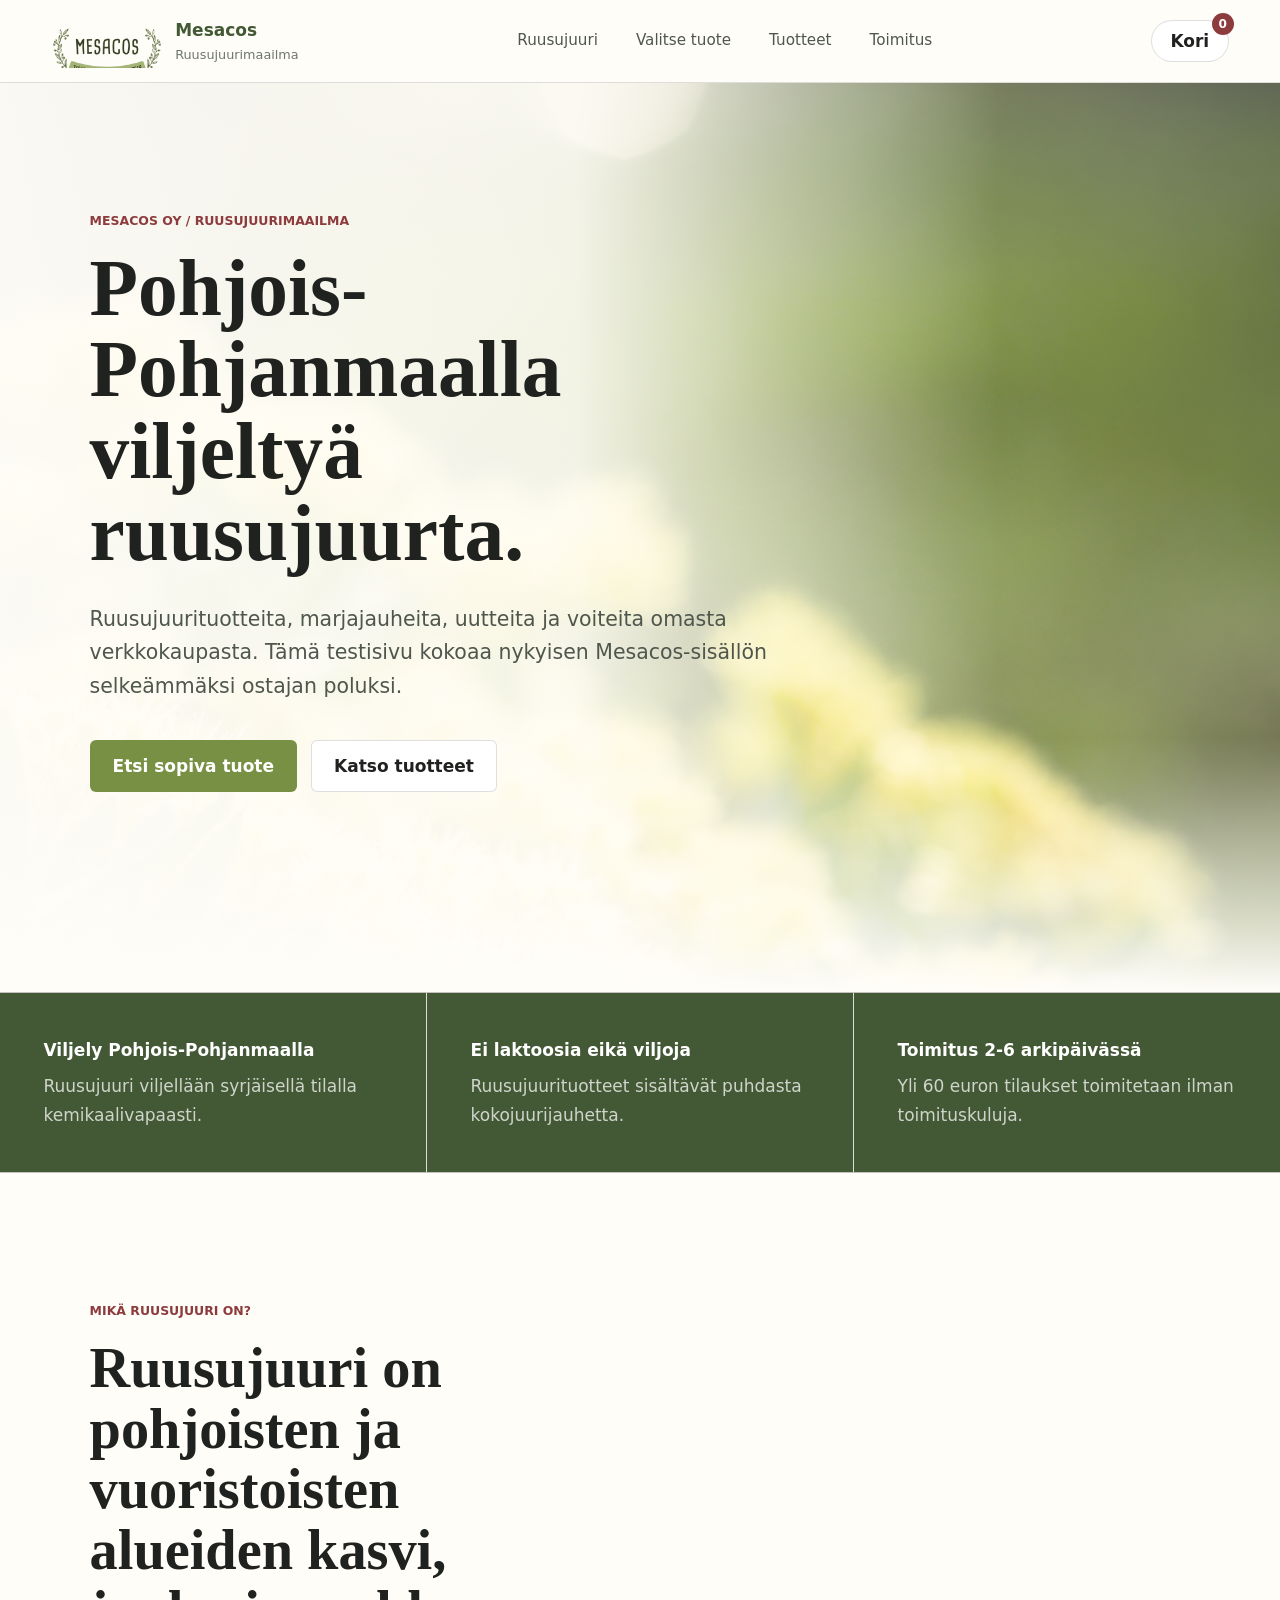
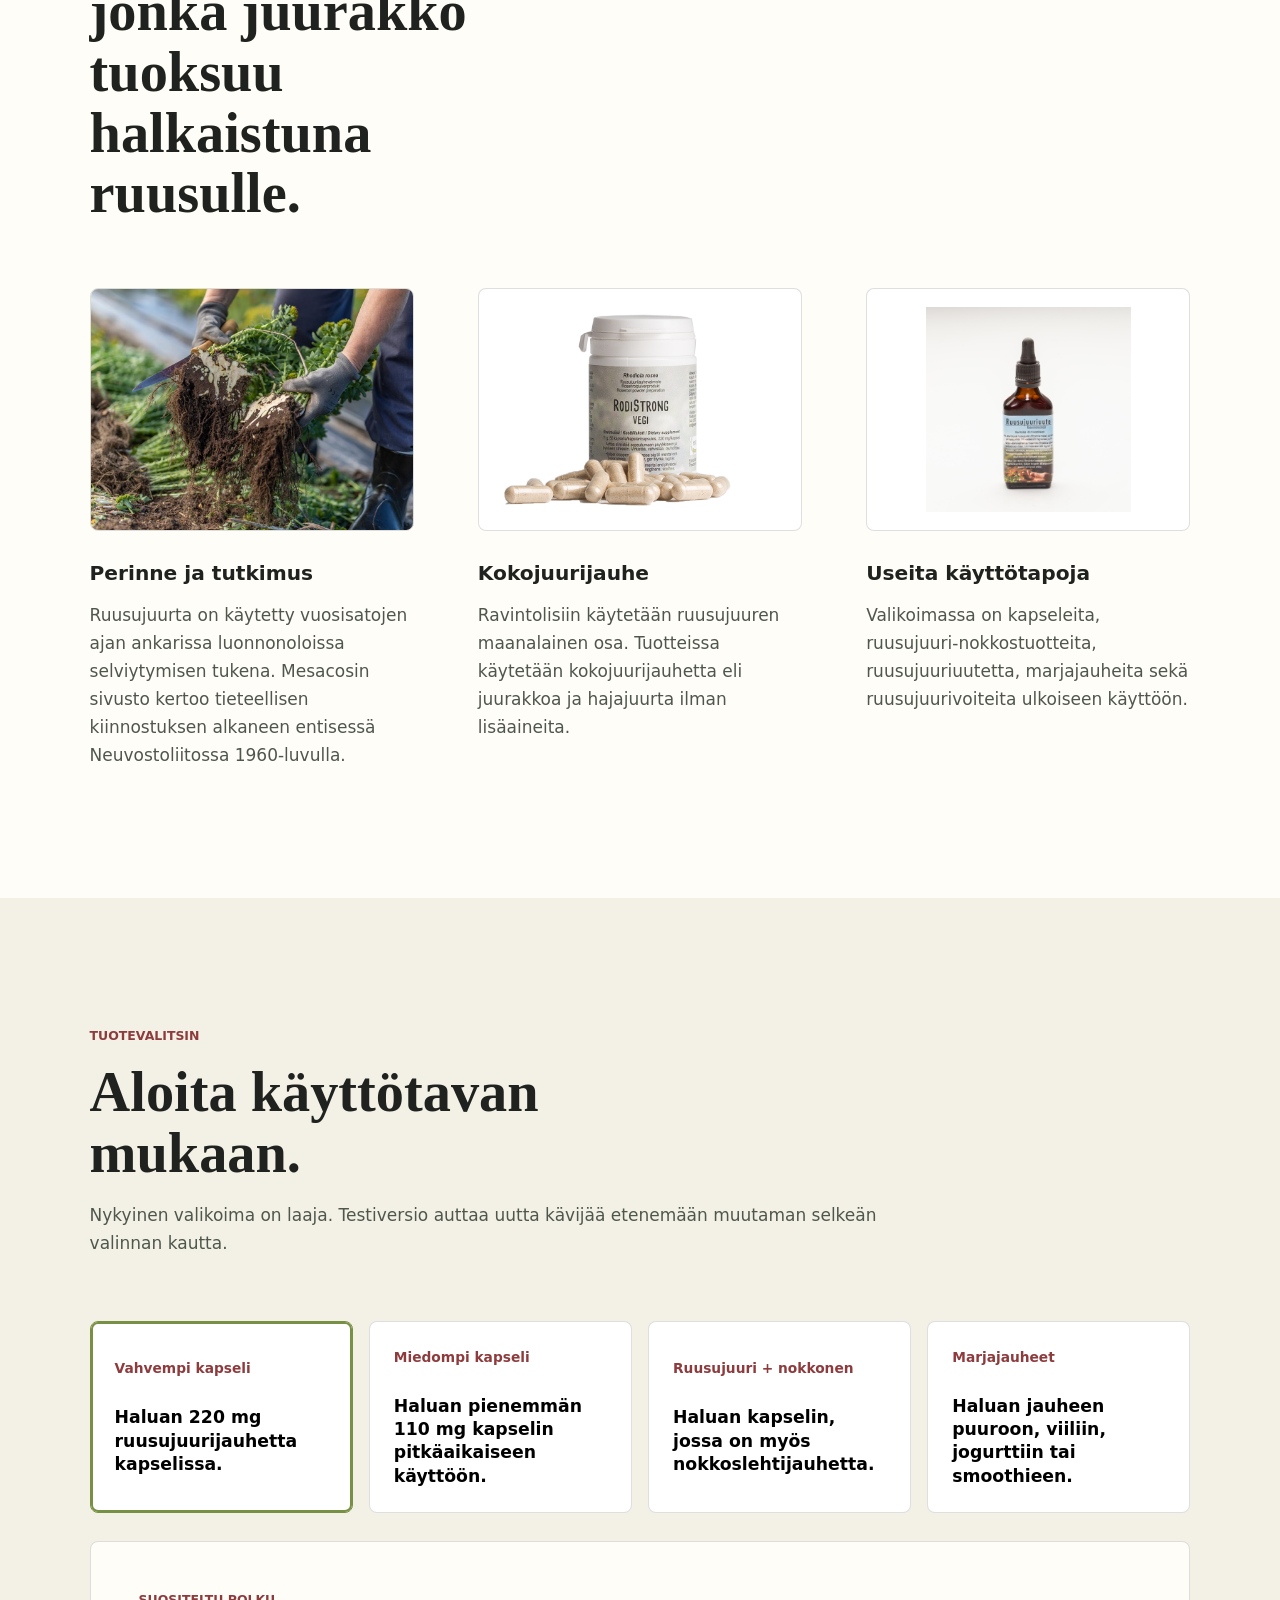
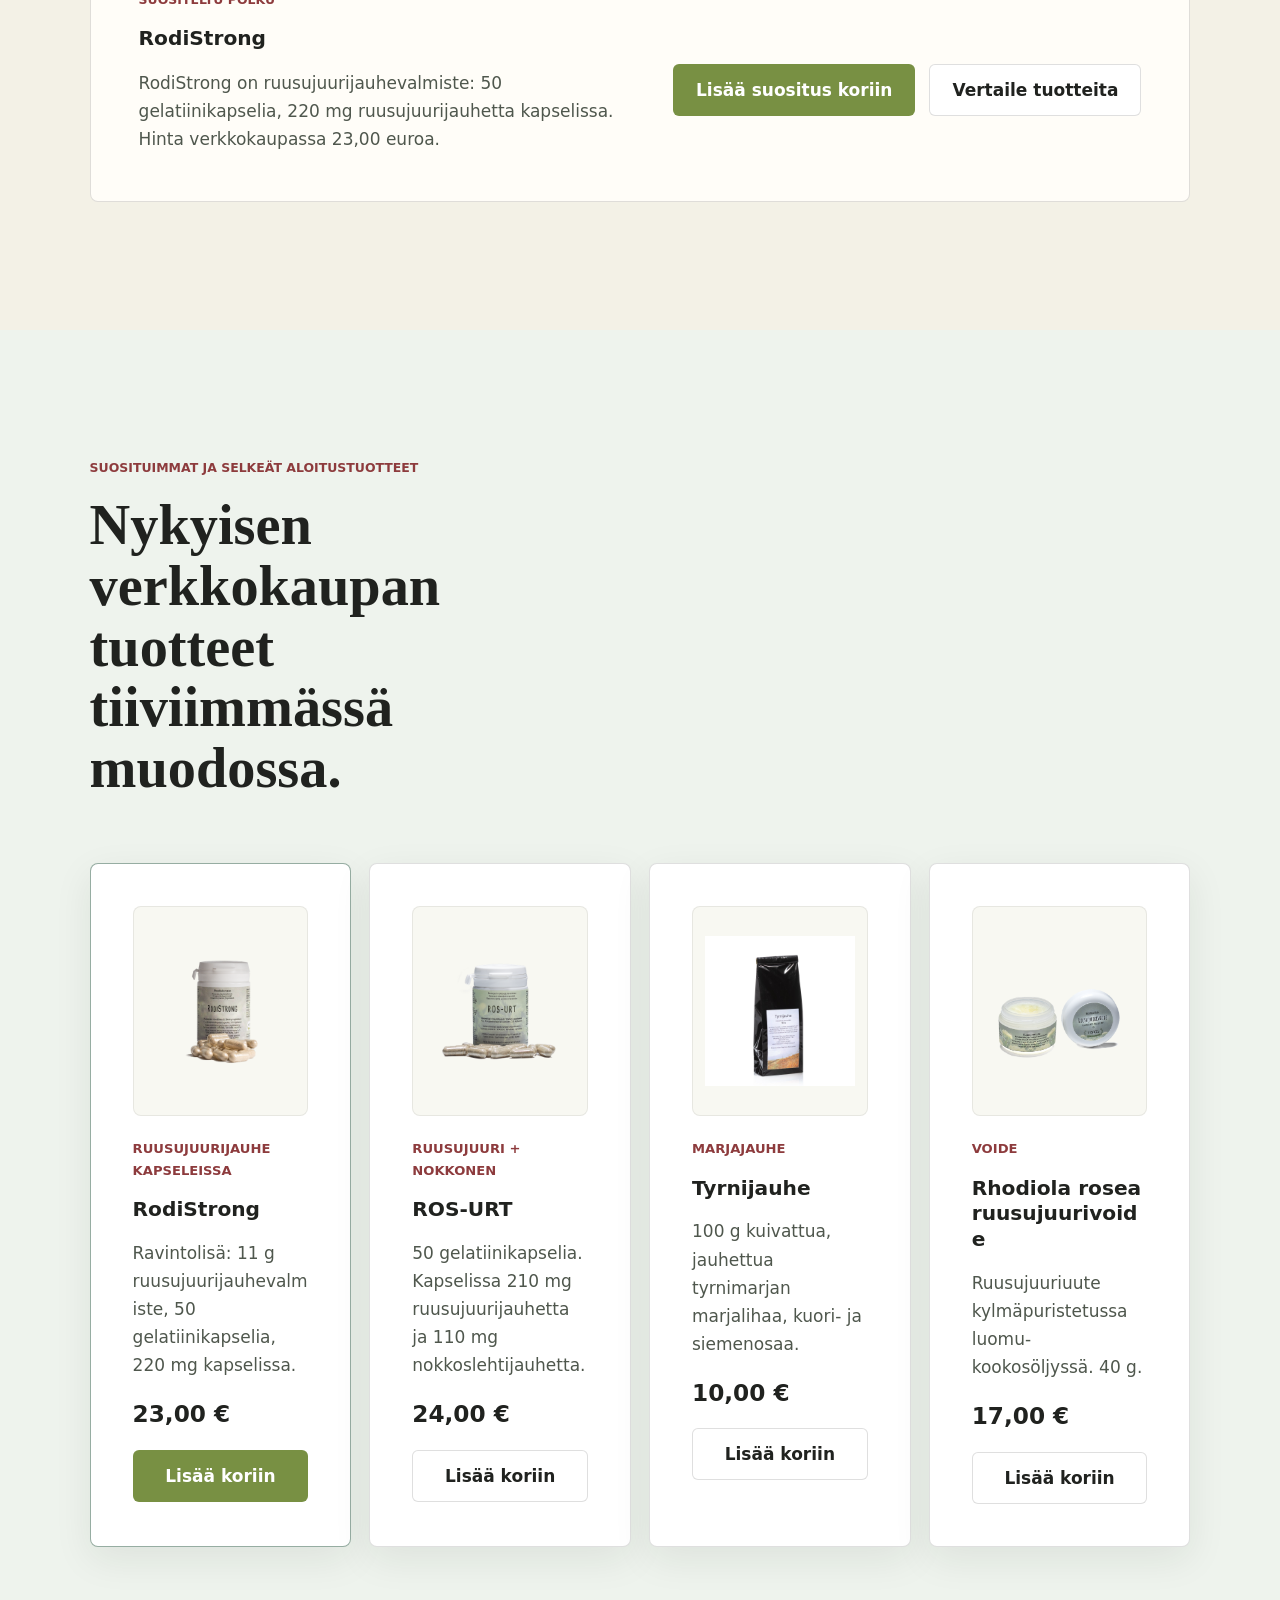
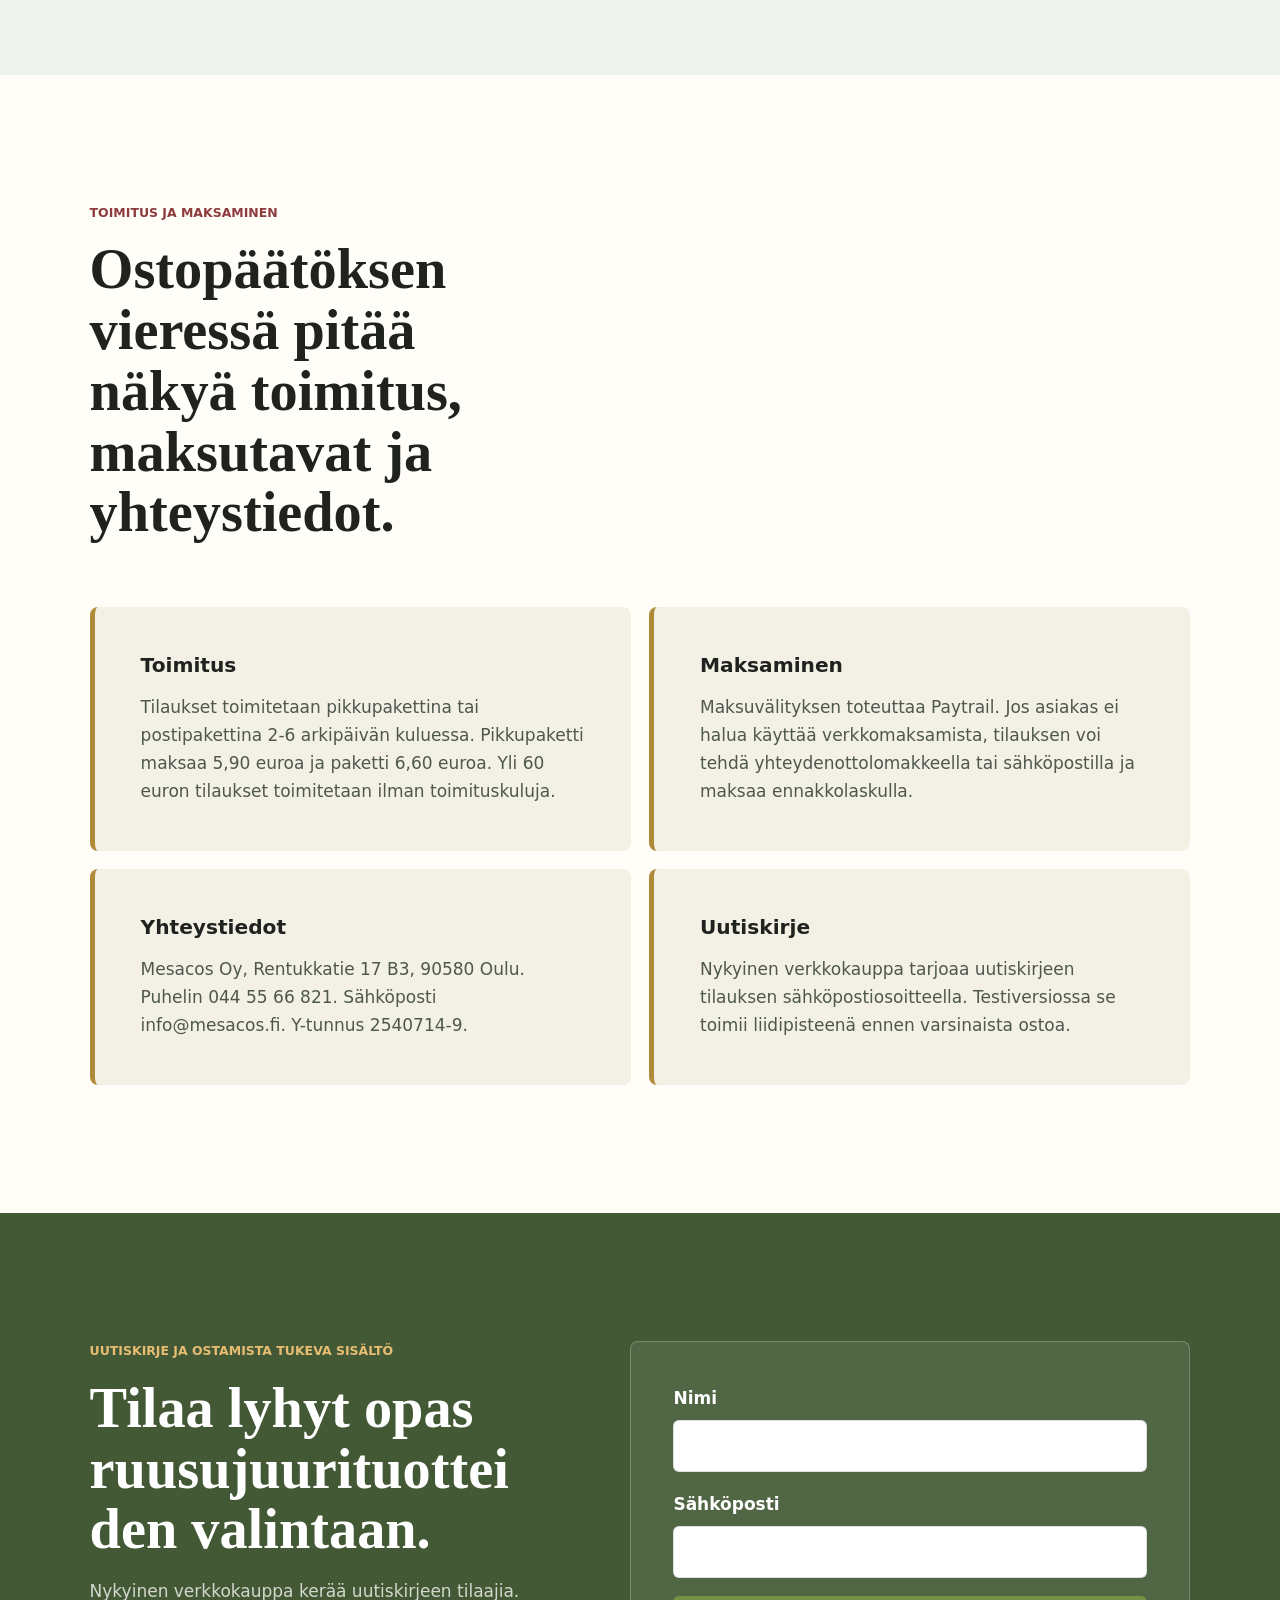
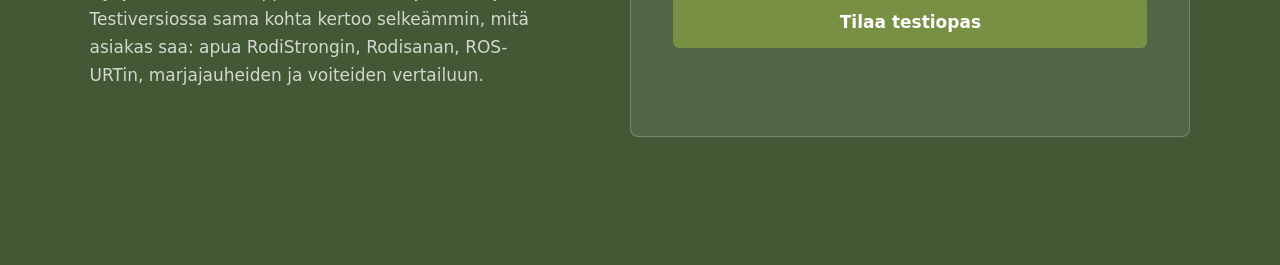
<file: mesacos-funnel-test/index.html>
<!doctype html>
<html lang="fi">
  <head>
    <meta charset="utf-8" />
    <meta name="viewport" content="width=device-width, initial-scale=1" />
    <title>Mesacos testisivu - Ruusujuurimaailma</title>
    <link rel="stylesheet" href="./styles.css" />
  </head>
  <body>
    <header class="topbar" aria-label="Sivuston yläpalkki">
      <a class="brand" href="#top" aria-label="Mesacos testiversio">
        <span class="brand-logo">
          <img src="./assets/mesacos-logo-transparent.png" alt="Ruusujuurimaailma - Mesacos Oy" />
        </span>
        <span>
          <strong>Mesacos</strong>
          <small>Ruusujuurimaailma</small>
        </span>
      </a>
      <nav class="nav" aria-label="Päänavigaatio">
        <a href="#why">Ruusujuuri</a>
        <a href="#finder">Valitse tuote</a>
        <a href="#products">Tuotteet</a>
        <a href="#delivery">Toimitus</a>
      </nav>
      <button class="cart-button" type="button" aria-label="Avaa ostoskori" data-open-cart>
        <span aria-hidden="true">Kori</span>
        <strong data-cart-count>0</strong>
      </button>
    </header>

    <main id="top">
      <section class="hero" aria-labelledby="hero-title">
        <img src="./assets/mesacos-hero-original.jpg" alt="Ruusujuuren kukkia Mesacosin nykyiseltä sivustolta" />
        <div class="hero-overlay"></div>
        <div class="hero-content">
          <p class="eyebrow">Mesacos Oy / Ruusujuurimaailma</p>
          <h1 id="hero-title">Pohjois-Pohjanmaalla viljeltyä ruusujuurta.</h1>
          <p class="hero-copy">
            Ruusujuurituotteita, marjajauheita, uutteita ja voiteita omasta verkkokaupasta. Tämä testisivu kokoaa nykyisen Mesacos-sisällön selkeämmäksi ostajan poluksi.
          </p>
          <div class="hero-actions">
            <a class="button primary" href="#finder">Etsi sopiva tuote</a>
            <a class="button secondary" href="#products">Katso tuotteet</a>
          </div>
        </div>
      </section>

      <section class="evidence-strip" aria-label="Luottamussignaalit">
        <div>
          <strong>Viljely Pohjois-Pohjanmaalla</strong>
          <span>Ruusujuuri viljellään syrjäisellä tilalla kemikaalivapaasti.</span>
        </div>
        <div>
          <strong>Ei laktoosia eikä viljoja</strong>
          <span>Ruusujuurituotteet sisältävät puhdasta kokojuurijauhetta.</span>
        </div>
        <div>
          <strong>Toimitus 2-6 arkipäivässä</strong>
          <span>Yli 60 euron tilaukset toimitetaan ilman toimituskuluja.</span>
        </div>
      </section>

      <section class="section intro" id="why" aria-labelledby="why-title">
        <div class="section-heading">
          <p class="eyebrow">Mikä ruusujuuri on?</p>
          <h2 id="why-title">Ruusujuuri on pohjoisten ja vuoristoisten alueiden kasvi, jonka juurakko tuoksuu halkaistuna ruusulle.</h2>
        </div>
        <div class="intro-grid">
          <article>
            <img src="./assets/ruusujuuri-root.jpg" alt="Ruusujuuren juurakkoa esitteillä" />
            <h3>Perinne ja tutkimus</h3>
            <p>
              Ruusujuurta on käytetty vuosisatojen ajan ankarissa luonnonoloissa selviytymisen tukena. Mesacosin sivusto kertoo tieteellisen kiinnostuksen alkaneen entisessä Neuvostoliitossa 1960-luvulla.
            </p>
          </article>
          <article>
            <img src="./assets/product-rodistrong-vegi.png" alt="RodiStrong Vegi -tuotepakkaus" />
            <h3>Kokojuurijauhe</h3>
            <p>
              Ravintolisiin käytetään ruusujuuren maanalainen osa. Tuotteissa käytetään kokojuurijauhetta eli juurakkoa ja hajajuurta ilman lisäaineita.
            </p>
          </article>
          <article>
            <img src="./assets/product-ruusujuuriuute.jpg" alt="Ruusujuuriuute-pullo" />
            <h3>Useita käyttötapoja</h3>
            <p>
              Valikoimassa on kapseleita, ruusujuuri-nokkostuotteita, ruusujuuriuutetta, marjajauheita sekä ruusujuurivoiteita ulkoiseen käyttöön.
            </p>
          </article>
        </div>
      </section>

      <section class="section finder" id="finder" aria-labelledby="finder-title">
        <div class="section-heading compact">
          <p class="eyebrow">Tuotevalitsin</p>
          <h2 id="finder-title">Aloita käyttötavan mukaan.</h2>
          <p>Nykyinen valikoima on laaja. Testiversio auttaa uutta kävijää etenemään muutaman selkeän valinnan kautta.</p>
        </div>
        <div class="segment-grid" role="list">
          <button class="segment is-active" type="button" data-segment="shift" role="listitem">
            <span>Vahvempi kapseli</span>
            <strong>Haluan 220 mg ruusujuurijauhetta kapselissa.</strong>
          </button>
          <button class="segment" type="button" data-segment="study" role="listitem">
            <span>Miedompi kapseli</span>
            <strong>Haluan pienemmän 110 mg kapselin pitkäaikaiseen käyttöön.</strong>
          </button>
          <button class="segment" type="button" data-segment="senior" role="listitem">
            <span>Ruusujuuri + nokkonen</span>
            <strong>Haluan kapselin, jossa on myös nokkoslehtijauhetta.</strong>
          </button>
          <button class="segment" type="button" data-segment="women" role="listitem">
            <span>Marjajauheet</span>
            <strong>Haluan jauheen puuroon, viiliin, jogurttiin tai smoothieen.</strong>
          </button>
        </div>
        <article class="recommendation" aria-live="polite">
          <div>
            <p class="eyebrow">Suositeltu polku</p>
            <h3 data-segment-title>RodiStrong</h3>
            <p data-segment-copy>
              RodiStrong on ruusujuurijauhevalmiste: 50 gelatiinikapselia, 220 mg ruusujuurijauhetta kapselissa. Hinta verkkokaupassa 23,00 euroa.
            </p>
          </div>
          <div class="recommendation-actions">
            <button class="button primary" type="button" data-add="RodiStrong">Lisää suositus koriin</button>
            <a class="button secondary" href="#products">Vertaile tuotteita</a>
          </div>
        </article>
      </section>

      <section class="section products" id="products" aria-labelledby="products-title">
        <div class="section-heading">
          <p class="eyebrow">Suosituimmat ja selkeät aloitustuotteet</p>
          <h2 id="products-title">Nykyisen verkkokaupan tuotteet tiiviimmässä muodossa.</h2>
        </div>
        <div class="product-grid">
          <article class="product-card featured">
            <figure class="product-image">
              <img src="./assets/product-rodistrong.png" alt="RodiStrong-tuotepakkaus" />
            </figure>
            <div class="product-meta">Ruusujuurijauhe kapseleissa</div>
            <h3>RodiStrong</h3>
            <p>Ravintolisä: 11 g ruusujuurijauhevalmiste, 50 gelatiinikapselia, 220 mg kapselissa.</p>
            <div class="price">23,00 &euro;</div>
            <button class="button primary" type="button" data-add="RodiStrong">Lisää koriin</button>
          </article>
          <article class="product-card">
            <figure class="product-image">
              <img src="./assets/product-ros-urt.png" alt="ROS-URT-tuotepakkaus" />
            </figure>
            <div class="product-meta">Ruusujuuri + nokkonen</div>
            <h3>ROS-URT</h3>
            <p>50 gelatiinikapselia. Kapselissa 210 mg ruusujuurijauhetta ja 110 mg nokkoslehtijauhetta.</p>
            <div class="price">24,00 &euro;</div>
            <button class="button secondary" type="button" data-add="ROS-URT">Lisää koriin</button>
          </article>
          <article class="product-card">
            <figure class="product-image">
              <img src="./assets/product-tyrnijauhe.jpg" alt="Tyrnijauhe-tuotepakkaus" />
            </figure>
            <div class="product-meta">Marjajauhe</div>
            <h3>Tyrnijauhe</h3>
            <p>100 g kuivattua, jauhettua tyrnimarjan marjalihaa, kuori- ja siemenosaa.</p>
            <div class="price">10,00 &euro;</div>
            <button class="button secondary" type="button" data-add="Tyrnijauhe">Lisää koriin</button>
          </article>
          <article class="product-card">
            <figure class="product-image">
              <img src="./assets/product-ruusujuurivoide.png" alt="Rhodiola rosea ruusujuurivoide" />
            </figure>
            <div class="product-meta">Voide</div>
            <h3>Rhodiola rosea ruusujuurivoide</h3>
            <p>Ruusujuuriuute kylmäpuristetussa luomu-kookosöljyssä. 40 g.</p>
            <div class="price">17,00 &euro;</div>
            <button class="button secondary" type="button" data-add="Rhodiola rosea ruusujuurivoide">Lisää koriin</button>
          </article>
        </div>
      </section>

      <section class="section proof" id="delivery" aria-labelledby="proof-title">
        <div class="section-heading compact">
          <p class="eyebrow">Toimitus ja maksaminen</p>
          <h2 id="proof-title">Ostopäätöksen vieressä pitää näkyä toimitus, maksutavat ja yhteystiedot.</h2>
        </div>
        <div class="proof-grid">
          <article class="info-box">
            <h3>Toimitus</h3>
            <p>Tilaukset toimitetaan pikkupakettina tai postipakettina 2-6 arkipäivän kuluessa. Pikkupaketti maksaa 5,90 euroa ja paketti 6,60 euroa. Yli 60 euron tilaukset toimitetaan ilman toimituskuluja.</p>
          </article>
          <article class="info-box">
            <h3>Maksaminen</h3>
            <p>Maksuvälityksen toteuttaa Paytrail. Jos asiakas ei halua käyttää verkkomaksamista, tilauksen voi tehdä yhteydenottolomakkeella tai sähköpostilla ja maksaa ennakkolaskulla.</p>
          </article>
          <article class="info-box">
            <h3>Yhteystiedot</h3>
            <p>Mesacos Oy, Rentukkatie 17 B3, 90580 Oulu. Puhelin 044 55 66 821. Sähköposti info@mesacos.fi. Y-tunnus 2540714-9.</p>
          </article>
          <article class="info-box">
            <h3>Uutiskirje</h3>
            <p>Nykyinen verkkokauppa tarjoaa uutiskirjeen tilauksen sähköpostiosoitteella. Testiversiossa se toimii liidipisteenä ennen varsinaista ostoa.</p>
          </article>
        </div>
      </section>

      <section class="section lead" id="lead" aria-labelledby="lead-title">
        <div class="lead-copy">
          <p class="eyebrow">Uutiskirje ja ostamista tukeva sisältö</p>
          <h2 id="lead-title">Tilaa lyhyt opas ruusujuurituotteiden valintaan.</h2>
          <p>
            Nykyinen verkkokauppa kerää uutiskirjeen tilaajia. Testiversiossa sama kohta kertoo selkeämmin, mitä asiakas saa: apua RodiStrongin, Rodisanan, ROS-URTin, marjajauheiden ja voiteiden vertailuun.
          </p>
        </div>
        <form class="lead-form" data-lead-form>
          <label>
            Nimi
            <input name="name" autocomplete="name" required />
          </label>
          <label>
            Sähköposti
            <input name="email" type="email" autocomplete="email" required />
          </label>
          <button class="button primary" type="submit">Tilaa testiopas</button>
          <p class="form-message" data-form-message></p>
        </form>
      </section>
    </main>

    <aside class="cart-drawer" aria-label="Ostoskori" aria-hidden="true" data-cart>
      <div class="drawer-panel">
        <div class="drawer-head">
          <h2>Testikori</h2>
          <button class="close-button" type="button" aria-label="Sulje ostoskori" data-close-cart>&times;</button>
        </div>
        <div class="cart-items" data-cart-items>
          <p class="empty">Kori on tyhjä.</p>
        </div>
        <form class="mini-checkout" data-checkout>
          <label>
            Sähköposti testitilausta varten
            <input type="email" name="checkoutEmail" required />
          </label>
          <button class="button primary wide" type="submit">Tee testitilaus</button>
          <p class="form-message" data-checkout-message></p>
        </form>
      </div>
    </aside>

    <script src="./script.js"></script>
  </body>
</html>
</file>
<file: mesacos-funnel-claude/styles.css>
:root {
  --bg: #faf6ef;
  --ink: #1c2b1e;
  --body: #46523f;
  --muted: #74806c;
  --card: #ffffff;
  --panel: #eef0e4;
  --pine: #2f4a35;
  --pine-dark: #1f331f;
  --rust: #a5501f;
  --rust-dark: #833d17;
  --gold: #c99a3c;
  --line: rgba(28, 43, 30, 0.15);
  --shadow: 0 18px 48px rgba(28, 43, 30, 0.14);
}

* {
  box-sizing: border-box;
}

html {
  scroll-behavior: smooth;
}

body {
  margin: 0;
  background: var(--bg);
  color: var(--ink);
  font-family: "Segoe UI", ui-sans-serif, system-ui, -apple-system, sans-serif;
  font-size: 17px;
  line-height: 1.6;
}

a {
  color: inherit;
}

button,
input {
  font: inherit;
}

.build-flag {
  padding: 8px 16px;
  background: var(--pine-dark);
  color: #f1ede0;
  font-size: 0.82rem;
  text-align: center;
}

.build-flag a {
  color: var(--gold);
  font-weight: 700;
}

.topbar {
  position: sticky;
  top: 0;
  z-index: 20;
  display: flex;
  align-items: center;
  justify-content: space-between;
  gap: 24px;
  padding: 14px clamp(20px, 4vw, 56px);
  background: rgba(250, 246, 239, 0.95);
  border-bottom: 1px solid var(--line);
  backdrop-filter: blur(14px);
}

.brand img {
  height: 40px;
  display: block;
}

.nav {
  display: flex;
  gap: clamp(16px, 3vw, 32px);
  font-weight: 600;
  font-size: 0.94rem;
  color: var(--body);
}

.nav a:hover {
  color: var(--pine);
}

.button {
  display: inline-flex;
  align-items: center;
  justify-content: center;
  min-height: 48px;
  padding: 0 22px;
  border: 1px solid transparent;
  border-radius: 4px;
  font-weight: 700;
  text-decoration: none;
  cursor: pointer;
}

.button.primary {
  background: var(--rust);
  color: #fff;
}

.button.primary:hover {
  background: var(--rust-dark);
}

.button.secondary {
  background: #fff;
  border-color: var(--line);
  color: var(--ink);
}

.button.secondary:hover {
  border-color: var(--pine);
}

.button.ghost {
  background: transparent;
  border-color: var(--pine);
  color: var(--pine);
  min-height: 42px;
}

.button.wide {
  width: 100%;
}

.eyebrow {
  margin: 0 0 12px;
  color: var(--rust);
  font-size: 0.76rem;
  font-weight: 800;
  letter-spacing: 0.06em;
  text-transform: uppercase;
}

h1,
h2,
h3 {
  margin: 0;
  font-weight: 800;
  letter-spacing: -0.01em;
  color: var(--pine-dark);
}

h1 {
  max-width: 15ch;
  font-size: clamp(2.4rem, 4.6vw, 3.6rem);
  line-height: 1.08;
}

h2 {
  max-width: 22ch;
  font-size: clamp(1.8rem, 3.2vw, 2.6rem);
  line-height: 1.15;
}

h3 {
  font-size: 1.18rem;
}

.hero {
  display: grid;
  grid-template-columns: minmax(0, 1fr) minmax(0, 1fr);
  gap: clamp(28px, 5vw, 64px);
  align-items: center;
  padding: clamp(48px, 7vw, 96px) clamp(24px, 6vw, 90px);
}

.lede {
  max-width: 46ch;
  margin: 22px 0 0;
  color: var(--body);
  font-size: 1.08rem;
}

.hero-actions {
  display: flex;
  flex-wrap: wrap;
  gap: 14px;
  margin-top: 30px;
}

.hero-figure {
  margin: 0;
  border-radius: 12px;
  overflow: hidden;
  box-shadow: var(--shadow);
}

.hero-figure img {
  display: block;
  width: 100%;
  height: 100%;
  max-height: 480px;
  object-fit: cover;
}

.trust-strip {
  display: grid;
  grid-template-columns: repeat(5, minmax(0, 1fr));
  gap: 1px;
  background: var(--line);
  border-top: 1px solid var(--line);
  border-bottom: 1px solid var(--line);
}

.trust-strip div {
  padding: 22px clamp(14px, 2vw, 24px);
  background: var(--pine);
  color: #fff;
}

.trust-strip strong {
  display: block;
  font-size: 0.92rem;
}

.trust-strip span {
  display: block;
  margin-top: 6px;
  color: rgba(255, 255, 255, 0.8);
  font-size: 0.85rem;
}

.trust-strip a {
  color: #fff;
  text-decoration: underline;
}

.section {
  padding: clamp(56px, 8vw, 100px) clamp(24px, 6vw, 90px);
}

.section-heading {
  max-width: 780px;
  margin-bottom: clamp(28px, 4vw, 48px);
}

.section-heading.compact {
  max-width: 640px;
}

.section-note {
  margin: 14px 0 0;
  color: var(--muted);
  font-size: 0.92rem;
}

.segment-tabs {
  display: flex;
  flex-wrap: wrap;
  gap: 10px;
  margin-bottom: 24px;
}

.segment-tab {
  padding: 12px 20px;
  background: #fff;
  border: 1px solid var(--line);
  border-radius: 999px;
  font-weight: 700;
  color: var(--body);
  cursor: pointer;
}

.segment-tab.is-active {
  background: var(--pine);
  border-color: var(--pine);
  color: #fff;
}

.segment-panel {
  display: grid;
  grid-template-columns: 220px minmax(0, 1fr);
  gap: clamp(24px, 4vw, 44px);
  align-items: center;
  padding: clamp(24px, 3.5vw, 40px);
  background: var(--panel);
  border-radius: 12px;
}

.segment-panel img {
  width: 100%;
  aspect-ratio: 1;
  object-fit: contain;
  background: #fff;
  border-radius: 8px;
  padding: 14px;
  border: 1px solid var(--line);
}

.segment-panel-copy p {
  margin: 14px 0 0;
  color: var(--body);
  max-width: 60ch;
}

.segment-panel-actions {
  display: flex;
  align-items: center;
  gap: 20px;
  margin-top: 24px;
}

.price {
  font-size: 1.3rem;
  font-weight: 800;
  color: var(--pine-dark);
}

.products {
  background: var(--panel);
}

.product-grid {
  display: grid;
  grid-template-columns: repeat(3, minmax(0, 1fr));
  gap: 18px;
}

.product-card {
  display: grid;
  gap: 12px;
  padding: 22px;
  background: var(--card);
  border: 1px solid var(--line);
  border-radius: 10px;
}

.product-card figure {
  margin: 0;
  display: grid;
  place-items: center;
  min-height: 180px;
  background: #f7f5ed;
  border-radius: 8px;
  padding: 12px;
}

.product-card img {
  max-width: 100%;
  max-height: 160px;
  object-fit: contain;
}

.product-meta {
  color: var(--rust);
  font-size: 0.78rem;
  font-weight: 800;
  text-transform: uppercase;
}

.product-card p {
  margin: 0;
  color: var(--body);
  font-size: 0.94rem;
}

.product-foot {
  display: flex;
  align-items: center;
  justify-content: space-between;
  margin-top: 4px;
}

.testimonials {
  background: var(--bg);
}

.placeholder-flag {
  max-width: 780px;
  margin: 0 0 24px;
  padding: 12px 18px;
  background: #fff2e0;
  border: 1px dashed var(--rust);
  border-radius: 8px;
  color: var(--rust-dark);
  font-weight: 700;
  font-size: 0.88rem;
}

.testimonial-grid {
  display: grid;
  grid-template-columns: repeat(3, minmax(0, 1fr));
  gap: 18px;
}

blockquote {
  margin: 0;
  padding: 26px;
  background: var(--card);
  border-left: 4px solid var(--gold);
  border-radius: 8px;
}

blockquote p {
  margin: 0;
  font-style: italic;
  color: var(--ink);
}

blockquote cite {
  display: block;
  margin-top: 14px;
  color: var(--muted);
  font-style: normal;
  font-size: 0.85rem;
}

.proof {
  background: var(--panel);
}

.proof-grid {
  display: grid;
  grid-template-columns: repeat(4, minmax(0, 1fr));
  gap: 16px;
}

.info-box {
  padding: 24px;
  background: var(--card);
  border-radius: 10px;
  border: 1px solid var(--line);
}

.info-box h3 {
  margin-bottom: 10px;
  font-size: 1.02rem;
}

.info-box p {
  margin: 0;
  color: var(--body);
  font-size: 0.92rem;
}

.lead {
  display: grid;
  grid-template-columns: minmax(280px, 1fr) minmax(280px, 440px);
  gap: clamp(28px, 6vw, 70px);
  align-items: start;
  background: var(--pine-dark);
  color: #fff;
}

.lead .eyebrow {
  color: var(--gold);
}

.lead h2 {
  color: #fff;
  max-width: 16ch;
}

.lead-copy p {
  max-width: 50ch;
  color: rgba(255, 255, 255, 0.78);
}

.lead-form {
  display: grid;
  gap: 16px;
  padding: clamp(22px, 3vw, 36px);
  background: rgba(255, 255, 255, 0.08);
  border: 1px solid rgba(255, 255, 255, 0.2);
  border-radius: 10px;
}

label {
  display: grid;
  gap: 6px;
  font-weight: 700;
  font-size: 0.92rem;
}

input {
  width: 100%;
  min-height: 48px;
  padding: 0 14px;
  border: 1px solid var(--line);
  border-radius: 6px;
  background: #fff;
  color: var(--ink);
}

.form-message {
  min-height: 24px;
  margin: 0;
  color: var(--gold);
  font-weight: 700;
  font-size: 0.9rem;
}

.footer {
  display: flex;
  align-items: center;
  justify-content: space-between;
  gap: 16px;
  padding: 24px clamp(24px, 6vw, 90px) 40px;
  color: var(--muted);
  font-size: 0.86rem;
}

.footer a {
  color: var(--pine);
  font-weight: 700;
}

@media (max-width: 980px) {
  .nav {
    display: none;
  }

  .hero,
  .segment-panel {
    grid-template-columns: 1fr;
  }

  .trust-strip,
  .product-grid,
  .testimonial-grid,
  .proof-grid,
  .lead {
    grid-template-columns: 1fr;
  }

  .segment-panel img {
    max-width: 220px;
    justify-self: center;
  }
}

@media (min-width: 981px) and (max-width: 1200px) {
  .product-grid {
    grid-template-columns: repeat(2, minmax(0, 1fr));
  }

  .trust-strip {
    grid-template-columns: repeat(3, minmax(0, 1fr));
  }
}

@media (max-width: 560px) {
  body {
    font-size: 16px;
  }

  .segment-tabs {
    gap: 8px;
  }

  .segment-tab {
    padding: 10px 14px;
    font-size: 0.88rem;
  }

  .hero-actions,
  .segment-panel-actions {
    flex-direction: column;
    align-items: stretch;
  }
}
</file>
<file: mesacos-funnel-pohjoinen/styles.css>
:root {
  --ink: #0b1410;
  --ink-2: #101b16;
  --cream: #f4efe4;
  --cream-dim: #cfc9ba;
  --gold: #d9a441;
  --gold-bright: #f0bc5e;
  --sage: #8fae8b;
  --line: rgba(244, 239, 228, 0.14);
  --radius: 2px;
  --wrap: 1180px;
}

* { box-sizing: border-box; }

html { scroll-behavior: smooth; }

body {
  margin: 0;
  background: var(--ink);
  color: var(--cream);
  font-family: ui-sans-serif, system-ui, -apple-system, "Segoe UI", sans-serif;
  line-height: 1.5;
  -webkit-font-smoothing: antialiased;
  overflow-x: hidden;
}

img { max-width: 100%; display: block; }

.wrap {
  max-width: var(--wrap);
  margin: 0 auto;
  padding: 0 24px;
}

a { color: inherit; text-decoration: none; }

h1, h2, h3, h4 {
  margin: 0 0 0.4em;
  font-weight: 800;
  letter-spacing: -0.01em;
  line-height: 1.05;
}

p { margin: 0 0 1em; color: var(--cream-dim); }

.eyebrow {
  text-transform: uppercase;
  letter-spacing: 0.14em;
  font-size: 0.78rem;
  font-weight: 700;
  color: var(--gold-bright);
  margin: 0 0 0.8em;
}

/* Buttons */
.button {
  display: inline-flex;
  align-items: center;
  justify-content: center;
  padding: 0.75em 1.4em;
  border-radius: var(--radius);
  font-weight: 700;
  font-size: 0.95rem;
  border: 1px solid transparent;
  cursor: pointer;
  transition: transform 0.15s ease, background 0.15s ease;
}
.button.primary {
  background: var(--gold);
  color: #17110a;
}
.button.primary:hover { background: var(--gold-bright); transform: translateY(-1px); }
.button.ghost {
  background: transparent;
  border-color: var(--line);
  color: var(--cream);
}
.button.ghost:hover { border-color: var(--gold); color: var(--gold-bright); }
.button.large { padding: 1em 1.9em; font-size: 1.05rem; }

.link-quiet { color: var(--cream-dim); text-decoration: underline; text-underline-offset: 3px; }
.link-quiet:hover { color: var(--gold-bright); }

/* Prototype banner */
.proto-banner {
  background: var(--gold);
  color: #17110a;
  text-align: center;
  font-size: 0.78rem;
  font-weight: 700;
  padding: 6px 12px;
}

/* Header */
.site-header {
  position: sticky;
  top: 0;
  z-index: 20;
  background: rgba(11, 20, 16, 0.9);
  backdrop-filter: blur(6px);
  border-bottom: 1px solid var(--line);
}
.header-inner {
  display: flex;
  align-items: center;
  justify-content: space-between;
  padding-top: 14px;
  padding-bottom: 14px;
}
.brand img { height: 32px; }
.site-nav { display: flex; gap: 28px; }
.site-nav a { font-size: 0.92rem; font-weight: 600; color: var(--cream-dim); }
.site-nav a:hover { color: var(--gold-bright); }

/* Hero */
.hero {
  position: relative;
  min-height: 92vh;
  display: flex;
  align-items: center;
  overflow: hidden;
}
.hero-bg {
  position: absolute;
  inset: 0;
  width: 100%;
  height: 100%;
  object-fit: cover;
  object-position: 75% 45%;
}
.hero-scrim {
  position: absolute;
  inset: 0;
  background:
    linear-gradient(90deg, rgba(8,14,11,0.96) 0%, rgba(8,14,11,0.82) 32%, rgba(8,14,11,0.35) 62%, rgba(8,14,11,0.15) 100%),
    linear-gradient(0deg, rgba(8,14,11,0.6) 0%, transparent 30%);
}
.hero-content { position: relative; max-width: 640px; padding-top: 60px; padding-bottom: 60px; }
.hero-badge {
  display: inline-block;
  background: rgba(217, 164, 65, 0.14);
  border: 1px solid rgba(217, 164, 65, 0.5);
  color: var(--gold-bright);
  text-transform: uppercase;
  letter-spacing: 0.1em;
  font-size: 0.72rem;
  font-weight: 800;
  padding: 0.4em 0.8em;
  border-radius: var(--radius);
  margin-bottom: 1em;
}
.hero h1 {
  font-size: clamp(2.6rem, 6vw, 4.6rem);
  text-transform: uppercase;
  color: var(--cream);
  overflow-wrap: break-word;
}
.hero h1 .accent { color: var(--gold-bright); }
.hero-lede { font-size: 1.08rem; max-width: 46ch; }
.hero-actions { display: flex; gap: 14px; flex-wrap: wrap; margin-top: 1.6em; }

/* Press strip */
.press-strip { background: var(--ink-2); border-bottom: 1px solid var(--line); padding: 40px 0; }
.press-inner { display: flex; gap: 28px; align-items: center; }
.press-thumb {
  width: 140px;
  height: 100px;
  object-fit: cover;
  border-radius: var(--radius);
  flex: none;
  border: 1px solid var(--line);
}
.press-quote p {
  font-size: 1.15rem;
  color: var(--cream);
  font-style: italic;
  margin-bottom: 0.35em;
}
.press-quote cite {
  font-style: normal;
  font-size: 0.85rem;
  color: var(--sage);
}

/* Need picker */
.need-picker { padding: 84px 0 40px; }
.need-picker h2 { font-size: clamp(1.9rem, 3.4vw, 2.6rem); }
.section-lede { font-size: 1.05rem; max-width: 56ch; margin-bottom: 2em; }
.need-cards {
  display: grid;
  grid-template-columns: repeat(auto-fit, minmax(240px, 1fr));
  gap: 18px;
}
.need-card {
  display: block;
  background: var(--ink-2);
  border: 1px solid var(--line);
  border-radius: var(--radius);
  padding: 26px 24px;
  transition: border-color 0.15s ease, transform 0.15s ease;
}
.need-card:hover { border-color: var(--gold); transform: translateY(-3px); }
.need-card-tag {
  display: inline-block;
  text-transform: uppercase;
  letter-spacing: 0.08em;
  font-size: 0.72rem;
  font-weight: 700;
  color: var(--gold-bright);
  margin-bottom: 0.8em;
}
.need-card h3 { font-size: 1.25rem; margin-bottom: 0.3em; }
.need-card p { font-size: 0.92rem; margin: 0; }

/* Catalog */
.catalog { padding: 60px 0 90px; }
.catalog h2 { font-size: clamp(1.9rem, 3.4vw, 2.6rem); margin-bottom: 1em; }
.need-group { padding: 34px 0; border-top: 1px solid var(--line); }
.need-group:first-of-type { border-top: none; }
.need-group-head { max-width: 60ch; margin-bottom: 22px; }
.need-group-head h3 { font-size: 1.4rem; }
.need-group-head p { margin: 0; font-size: 0.95rem; }

.product-grid {
  display: grid;
  grid-template-columns: repeat(auto-fit, minmax(220px, 1fr));
  gap: 18px;
}
.product-grid.narrow { grid-template-columns: repeat(auto-fit, minmax(220px, 320px)); }

.product-card {
  background: var(--ink-2);
  border: 1px solid var(--line);
  border-radius: var(--radius);
  overflow: hidden;
  display: flex;
  flex-direction: column;
}
.product-card.featured { border-color: rgba(217, 164, 65, 0.5); }
.product-card img {
  width: 100%;
  height: 170px;
  object-fit: contain;
  background: #f4efe4;
  padding: 14px;
}
.product-card-body { padding: 18px; display: flex; flex-direction: column; gap: 6px; flex: 1; }
.product-card-body.no-image { padding-top: 22px; }
.product-tag {
  text-transform: uppercase;
  letter-spacing: 0.06em;
  font-size: 0.68rem;
  font-weight: 700;
  color: var(--sage);
}
.product-card h4 { font-size: 1.1rem; margin: 0.1em 0 0.2em; }
.product-card p { font-size: 0.88rem; margin: 0 0 0.6em; flex: 1; }
.product-foot { display: flex; align-items: center; justify-content: space-between; margin-top: auto; }
.price { font-weight: 800; font-size: 1.05rem; color: var(--gold-bright); }

.catalog-footnote { margin-top: 30px; font-size: 0.88rem; }

/* Process */
.process { background: var(--ink-2); padding: 90px 0; border-top: 1px solid var(--line); border-bottom: 1px solid var(--line); }
.process-inner { display: grid; grid-template-columns: 1fr 1fr; gap: 50px; align-items: center; }
.process-text h2 { font-size: clamp(1.8rem, 3.2vw, 2.4rem); }
.process-founder { font-size: 0.92rem; border-left: 2px solid var(--gold); padding-left: 16px; color: var(--cream-dim); }
.process-name { font-size: 0.88rem; color: var(--sage); }
.process-name strong { color: var(--gold-bright); letter-spacing: 0.03em; }
.process-media { display: grid; grid-template-columns: 1fr 1fr; gap: 14px; }
.process-media img { border-radius: var(--radius); height: 100%; object-fit: cover; aspect-ratio: 3/4; }

/* Field banner */
.field-banner { position: relative; height: 46vh; min-height: 320px; overflow: hidden; }
.field-banner img { width: 100%; height: 100%; object-fit: cover; }
.field-banner-scrim {
  position: absolute; inset: 0;
  background: linear-gradient(0deg, rgba(8,14,11,0.92) 0%, rgba(8,14,11,0.25) 60%);
}
.field-banner-text {
  position: absolute;
  left: 0; right: 0; bottom: 36px;
  text-align: center;
  font-size: clamp(1.1rem, 2.4vw, 1.6rem);
  font-weight: 700;
  color: var(--cream);
  padding: 0 24px;
  margin: 0;
}

/* Safety */
.safety { padding: 60px 0 90px; }
.safety-inner { max-width: 74ch; }
.safety h3 { font-size: 1.3rem; }
.safety p { font-size: 0.92rem; }
.safety-footnote { font-size: 0.78rem; color: var(--sage); }

/* Footer */
.site-footer { border-top: 1px solid var(--line); padding: 34px 0; }
.footer-inner { display: flex; align-items: center; justify-content: space-between; flex-wrap: wrap; gap: 20px; }
.footer-brand { display: flex; align-items: center; gap: 14px; flex-wrap: wrap; }
.footer-logo { height: 24px; opacity: 0.8; }
.footer-tagline { margin: 0; font-size: 0.82rem; color: var(--cream-dim); }
.footer-meta { display: flex; align-items: center; gap: 20px; flex-wrap: wrap; font-size: 0.84rem; color: var(--cream-dim); margin: 0; }
.footer-meta p { margin: 0; }

/* ---------- Responsive ---------- */

@media (max-width: 860px) {
  .wrap { padding: 0 20px; }
  .press-inner { flex-direction: column; align-items: flex-start; }
  .process-inner { grid-template-columns: 1fr; gap: 30px; }
  .process-media { order: -1; }
  .site-nav { display: none; }
  .need-picker { padding: 56px 0 30px; }
  .catalog { padding: 40px 0 60px; }
  .process { padding: 56px 0; }
  .safety { padding: 40px 0 60px; }
}

@media (max-width: 600px) {
  .wrap { padding: 0 16px; }
  .proto-banner { font-size: 0.68rem; padding: 8px 12px; line-height: 1.4; }

  .header-inner { padding-top: 12px; padding-bottom: 12px; gap: 10px; }
  .brand img { height: 34px; }
  .header-inner .button.ghost { display: none; }

  /* Mobile hero: stop cropping the landscape photo into an illegible
     full-bleed sliver behind text. Show it as its own framed image block
     (properly cropped on the hand+flower), then run text below on solid
     background — legible, and the photo actually reads as a photo. */
  .hero {
    min-height: 0;
    display: block;
    overflow: visible;
  }
  .hero-bg {
    position: static;
    width: 100%;
    height: auto;
    aspect-ratio: 4 / 5;
    object-position: 46% 68%;
  }
  .hero-scrim { display: none; }
  .hero-content {
    position: static;
    max-width: 100%;
    padding: 28px 0 36px;
  }
  .hero h1 { font-size: clamp(1.9rem, 9vw, 3rem); }
  .hero-lede { font-size: 0.98rem; max-width: 40ch; }
  .hero-actions { flex-direction: column; align-items: stretch; }
  .hero-actions .button { width: 100%; }

  .press-strip { padding: 28px 0; }
  .press-thumb { width: 100%; height: 140px; }
  .press-quote p { font-size: 1.02rem; }

  .need-picker h2, .catalog h2 { font-size: 1.7rem; }
  .section-lede { font-size: 0.95rem; margin-bottom: 1.4em; }
  .need-cards { grid-template-columns: 1fr; }
  .need-card { padding: 20px 18px; }

  .need-group { padding: 26px 0; }
  .need-group-head h3 { font-size: 1.2rem; }
  .product-grid, .product-grid.narrow { grid-template-columns: 1fr; }
  .product-card img { height: 200px; }

  .process-text h2 { font-size: 1.6rem; }
  .process-media { grid-template-columns: 1fr 1fr; gap: 10px; }

  .field-banner { height: 56vh; min-height: 280px; }
  .field-banner-text { bottom: 22px; font-size: 1.05rem; }

  .footer-inner { flex-direction: column; align-items: flex-start; gap: 16px; }
  .footer-meta { flex-direction: column; align-items: flex-start; gap: 8px; }
}

@media (max-width: 360px) {
  .wrap { padding: 0 14px; }
  .proto-banner { font-size: 0.62rem; padding: 7px 10px; }
  .eyebrow { font-size: 0.7rem; }
  .hero h1 { font-size: clamp(1.4rem, 8vw, 3rem); }
  .hero-lede { font-size: 0.92rem; }
  .button.large { padding: 0.85em 1.2em; font-size: 0.92rem; }
}
</file>
<file: mesacos-funnel-test/styles.css>
:root {
  --ink: #20221f;
  --body: #4f574d;
  --muted: #6f766b;
  --paper: #fffdf8;
  --soft: #f3f1e6;
  --field: #eef3ed;
  --green: #789043;
  --green-dark: #435935;
  --berry: #8d3b3d;
  --gold: #b08a38;
  --line: rgba(32, 34, 31, 0.14);
  --shadow: 0 22px 70px rgba(28, 35, 29, 0.12);
}

* {
  box-sizing: border-box;
}

html {
  scroll-behavior: smooth;
}

body {
  margin: 0;
  background: var(--paper);
  color: var(--ink);
  font-family: ui-sans-serif, system-ui, -apple-system, BlinkMacSystemFont, "Segoe UI", sans-serif;
  font-size: 17px;
  line-height: 1.65;
  text-rendering: optimizeLegibility;
}

a {
  color: inherit;
  text-decoration: none;
}

button,
input {
  font: inherit;
}

p,
h1,
h2,
h3 {
  overflow-wrap: anywhere;
}

.topbar {
  position: sticky;
  top: 0;
  z-index: 20;
  display: flex;
  align-items: center;
  justify-content: space-between;
  gap: 28px;
  min-height: 76px;
  padding: 14px clamp(20px, 4vw, 56px);
  background: rgba(255, 253, 248, 0.96);
  border-bottom: 1px solid var(--line);
  backdrop-filter: blur(16px);
}

.brand {
  display: inline-flex;
  align-items: center;
  gap: 12px;
  min-width: 240px;
}

.brand-logo {
  display: grid;
  place-items: center;
  width: 112px;
  height: 54px;
  overflow: hidden;
}

.brand-logo img {
  width: 100%;
  height: 100%;
  object-fit: contain;
}

.brand strong,
.brand small {
  display: block;
}

.brand strong {
  color: var(--green-dark);
}

.brand small {
  color: var(--muted);
  font-size: 0.8rem;
}

.nav {
  display: flex;
  gap: clamp(18px, 3vw, 38px);
  color: var(--body);
  font-size: 0.95rem;
}

.nav a:hover {
  color: var(--green-dark);
}

.cart-button,
.close-button {
  border: 1px solid var(--line);
  background: white;
  color: var(--ink);
  cursor: pointer;
}

.cart-button {
  position: relative;
  min-width: 78px;
  min-height: 42px;
  border-radius: 999px;
  font-weight: 800;
}

.cart-button strong {
  position: absolute;
  right: -6px;
  top: -8px;
  display: grid;
  place-items: center;
  min-width: 22px;
  height: 22px;
  padding: 0 6px;
  border-radius: 999px;
  background: var(--berry);
  color: white;
  font-size: 0.76rem;
}

.close-button {
  display: grid;
  place-items: center;
  width: 42px;
  height: 42px;
  border-radius: 50%;
  font-size: 1.4rem;
}

.hero {
  position: relative;
  min-height: calc(100vh - 76px);
  overflow: hidden;
  display: grid;
  align-items: center;
  padding: clamp(70px, 10vw, 140px) clamp(24px, 7vw, 110px);
}

.hero img {
  position: absolute;
  inset: 0;
  width: 100%;
  height: 100%;
  object-fit: cover;
}

.hero-overlay {
  position: absolute;
  inset: 0;
  background:
    linear-gradient(90deg, rgba(255, 253, 248, 0.98) 0%, rgba(255, 253, 248, 0.92) 45%, rgba(255, 253, 248, 0.28) 78%),
    linear-gradient(180deg, rgba(255, 253, 248, 0) 72%, var(--paper) 100%);
}

.hero-content {
  position: relative;
  max-width: 760px;
  padding-bottom: 8vh;
}

.eyebrow {
  margin: 0 0 16px;
  color: var(--berry);
  font-size: 0.78rem;
  font-weight: 850;
  letter-spacing: 0;
  text-transform: uppercase;
}

h1,
h2 {
  margin: 0;
  font-family: ui-serif, Georgia, Cambria, "Times New Roman", serif;
  font-weight: 650;
  letter-spacing: 0;
}

h1 {
  max-width: 13.5ch;
  font-size: clamp(3rem, 6.2vw, 6.1rem);
  line-height: 1.03;
}

h2 {
  max-width: 17ch;
  font-size: clamp(2.1rem, 4.4vw, 4.4rem);
  line-height: 1.08;
}

h3 {
  margin: 0;
  font-size: 1.26rem;
  line-height: 1.28;
  letter-spacing: 0;
}

.hero-copy {
  max-width: 680px;
  margin: 28px 0 0;
  color: var(--body);
  font-size: clamp(1.08rem, 1.6vw, 1.28rem);
}

.hero-actions,
.recommendation-actions {
  display: flex;
  flex-wrap: wrap;
  gap: 14px;
  margin-top: 36px;
}

.button {
  display: inline-flex;
  align-items: center;
  justify-content: center;
  min-height: 52px;
  padding: 0 22px;
  border: 1px solid transparent;
  border-radius: 6px;
  font-weight: 800;
  cursor: pointer;
}

.button.primary {
  background: var(--green);
  color: white;
}

.button.primary:hover {
  background: var(--green-dark);
}

.button.secondary {
  background: white;
  border-color: var(--line);
  color: var(--ink);
}

.button.wide {
  width: 100%;
}

.evidence-strip {
  display: grid;
  grid-template-columns: repeat(3, minmax(0, 1fr));
  gap: 1px;
  background: var(--line);
  border-top: 1px solid var(--line);
  border-bottom: 1px solid var(--line);
}

.evidence-strip div {
  min-height: 132px;
  padding: clamp(24px, 3.4vw, 44px);
  background: var(--green-dark);
  color: white;
}

.evidence-strip strong,
.evidence-strip span {
  display: block;
}

.evidence-strip span {
  max-width: 34ch;
  margin-top: 8px;
  color: rgba(255, 255, 255, 0.74);
}

.section {
  padding: clamp(76px, 10vw, 140px) clamp(24px, 7vw, 110px);
}

.section-heading {
  max-width: 960px;
  margin-bottom: clamp(34px, 5vw, 64px);
}

.section-heading.compact {
  max-width: 820px;
}

.section-heading p:not(.eyebrow),
.lead-copy p,
.product-card p,
.recommendation p:not(.eyebrow) {
  color: var(--body);
}

.intro {
  background: var(--paper);
}

.intro-grid {
  display: grid;
  grid-template-columns: repeat(3, minmax(0, 1fr));
  gap: clamp(28px, 5vw, 64px);
}

.intro-grid article {
  max-width: 420px;
}

.intro-grid img {
  width: 100%;
  aspect-ratio: 4 / 3;
  object-fit: cover;
  margin-bottom: 22px;
  border-radius: 8px;
  border: 1px solid var(--line);
}

.intro-grid article:nth-child(2) img,
.intro-grid article:nth-child(3) img {
  object-fit: contain;
  background: white;
  padding: 18px;
}

.intro-grid p {
  margin: 14px 0 0;
  color: var(--body);
}

.finder {
  background: var(--soft);
}

.segment-grid {
  display: grid;
  grid-template-columns: repeat(4, minmax(0, 1fr));
  gap: 16px;
}

.segment {
  min-height: 184px;
  padding: 24px;
  text-align: left;
  background: white;
  border: 1px solid var(--line);
  border-radius: 8px;
  cursor: pointer;
  box-shadow: none;
}

.segment span {
  display: block;
  margin-bottom: 26px;
  color: var(--berry);
  font-size: 0.86rem;
  font-weight: 850;
}

.segment strong {
  display: block;
  font-size: 1.08rem;
  line-height: 1.35;
}

.segment.is-active {
  border-color: var(--green);
  box-shadow: inset 0 0 0 2px var(--green);
}

.recommendation {
  display: grid;
  grid-template-columns: minmax(0, 1fr) auto;
  gap: 36px;
  align-items: center;
  margin-top: 28px;
  padding: clamp(28px, 4vw, 48px);
  background: var(--paper);
  border: 1px solid var(--line);
  border-radius: 8px;
}

.recommendation p:not(.eyebrow) {
  max-width: 760px;
  margin-bottom: 0;
}

.products {
  background: #eef3ed;
}

.product-grid {
  display: grid;
  grid-template-columns: repeat(4, minmax(0, 1fr));
  gap: 18px;
}

.product-card {
  display: grid;
  align-content: start;
  gap: 16px;
  min-height: 520px;
  padding: clamp(26px, 3.5vw, 42px);
  background: white;
  border: 1px solid var(--line);
  border-radius: 8px;
  box-shadow: 0 12px 38px rgba(28, 35, 29, 0.08);
}

.product-image {
  display: grid;
  place-items: center;
  min-height: 210px;
  margin: 0 0 6px;
  padding: 12px;
  background: #f8f8f2;
  border: 1px solid rgba(32, 34, 31, 0.08);
  border-radius: 8px;
}

.product-image img {
  width: 100%;
  max-height: 210px;
  object-fit: contain;
}

.product-card.featured {
  border-color: rgba(47, 92, 71, 0.5);
}

.product-card p {
  margin: 0;
}

.product-meta {
  color: var(--berry);
  font-size: 0.82rem;
  font-weight: 850;
  text-transform: uppercase;
}

.price {
  font-size: 1.45rem;
  font-weight: 900;
}

.proof {
  background: var(--paper);
}

.proof-grid {
  display: grid;
  grid-template-columns: repeat(2, minmax(0, 1fr));
  gap: 18px;
}

.info-box,
blockquote {
  margin: 0;
  padding: clamp(28px, 4vw, 46px);
  background: var(--soft);
  border-left: 5px solid var(--gold);
  border-radius: 8px;
}

.info-box h3 {
  margin-bottom: 14px;
}

.info-box p {
  margin: 0;
  color: var(--body);
}

blockquote p {
  margin: 0;
  color: var(--ink);
  font-size: 1.12rem;
}

cite {
  display: block;
  margin-top: 18px;
  color: var(--muted);
  font-style: normal;
}

.lead {
  display: grid;
  grid-template-columns: minmax(320px, 1fr) minmax(320px, 560px);
  gap: clamp(34px, 7vw, 90px);
  align-items: start;
  background: var(--green-dark);
  color: white;
}

.lead .eyebrow {
  color: #e6bd73;
}

.lead h2 {
  max-width: 16ch;
}

.lead-copy p {
  max-width: 680px;
  color: rgba(255, 255, 255, 0.76);
}

.lead-form {
  display: grid;
  gap: 18px;
  padding: clamp(24px, 4vw, 42px);
  background: rgba(255, 255, 255, 0.08);
  border: 1px solid rgba(255, 255, 255, 0.22);
  border-radius: 8px;
}

label {
  display: grid;
  gap: 8px;
  font-weight: 800;
}

input {
  width: 100%;
  min-height: 52px;
  padding: 0 14px;
  border: 1px solid var(--line);
  border-radius: 6px;
  background: white;
  color: var(--ink);
}

.form-message {
  min-height: 28px;
  margin: 0;
  color: #e6bd73;
  font-weight: 800;
}

.cart-drawer {
  position: fixed;
  inset: 0;
  z-index: 40;
  display: none;
  background: rgba(32, 34, 31, 0.42);
}

.cart-drawer.is-open {
  display: grid;
  justify-items: end;
}

.drawer-panel {
  width: min(100%, 440px);
  min-height: 100vh;
  padding: 28px;
  background: var(--paper);
  box-shadow: var(--shadow);
}

.drawer-head {
  display: flex;
  align-items: center;
  justify-content: space-between;
  gap: 20px;
  margin-bottom: 28px;
}

.drawer-head h2 {
  font-size: 2rem;
}

.cart-items {
  display: grid;
  gap: 12px;
  min-height: 120px;
}

.cart-row {
  display: grid;
  grid-template-columns: minmax(0, 1fr) auto auto;
  gap: 14px;
  align-items: center;
  padding: 14px;
  background: white;
  border: 1px solid var(--line);
  border-radius: 8px;
}

.empty {
  color: var(--muted);
}

.mini-checkout {
  display: grid;
  gap: 16px;
  margin-top: 28px;
  padding-top: 24px;
  border-top: 1px solid var(--line);
}

@media (max-width: 980px) {
  .nav {
    display: none;
  }

  .hero {
    min-height: 760px;
    align-items: end;
  }

  .hero-overlay {
    background:
      linear-gradient(180deg, rgba(255, 253, 248, 0.28) 0%, rgba(255, 253, 248, 0.93) 56%, var(--paper) 100%);
  }

  .hero-content {
    padding-bottom: 0;
  }

  .evidence-strip,
  .intro-grid,
  .segment-grid,
  .product-grid,
  .proof-grid,
  .lead,
  .recommendation {
    grid-template-columns: 1fr;
  }

  .product-card {
    min-height: auto;
  }

  .recommendation-actions {
    margin-top: 0;
  }
}

@media (min-width: 981px) and (max-width: 1240px) {
  .product-grid {
    grid-template-columns: repeat(2, minmax(0, 1fr));
  }
}

@media (max-width: 580px) {
  body {
    font-size: 16px;
  }

  .topbar {
    min-height: 66px;
    padding: 10px 16px;
  }

  .brand {
    min-width: 0;
  }

  .brand small {
    display: none;
  }

  .cart-button {
    min-width: 64px;
  }

  .hero {
    min-height: 720px;
    padding: 48px 18px;
  }

  h1 {
    font-size: clamp(2.55rem, 13vw, 4.2rem);
  }

  .hero-actions,
  .recommendation-actions {
    display: grid;
  }

  .button {
    width: 100%;
  }

  .section {
    padding: 64px 18px;
  }

  .segment {
    min-height: 148px;
  }

  .drawer-panel {
    padding: 22px;
  }
}
</file>
